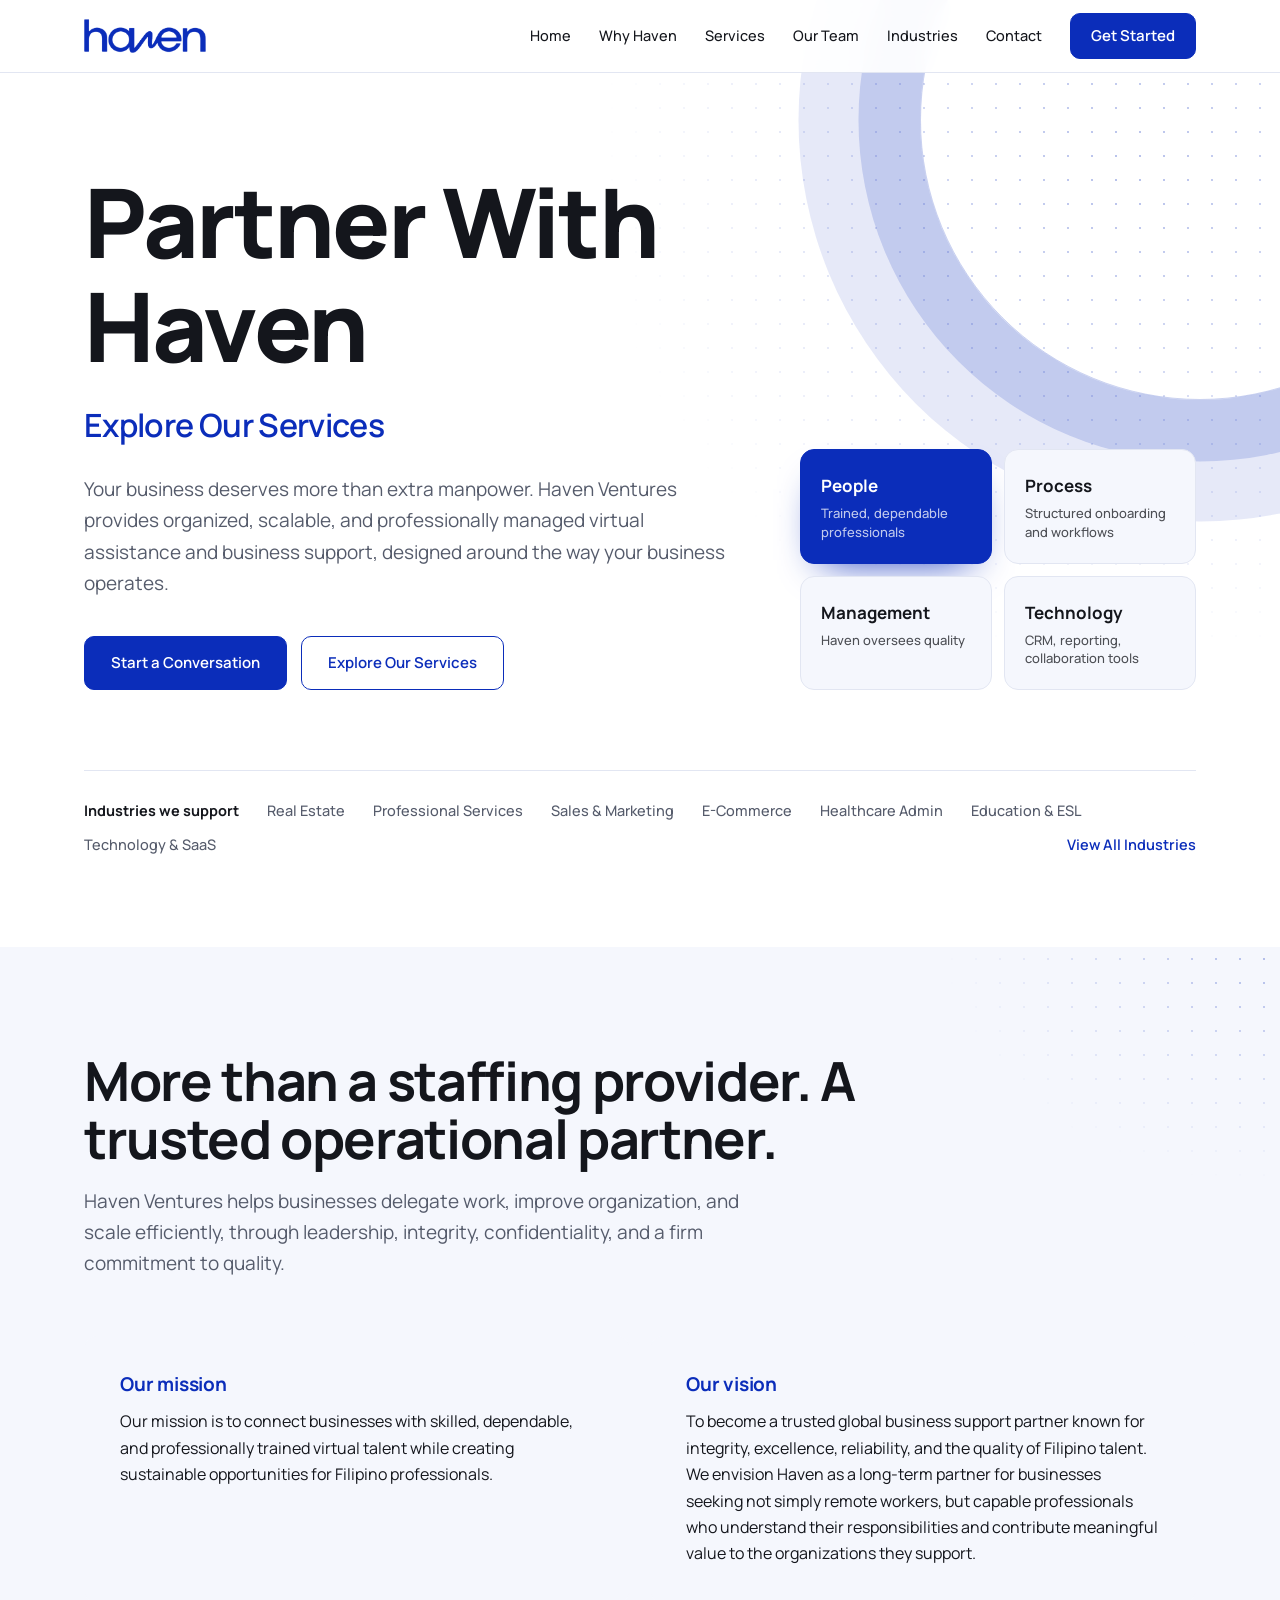
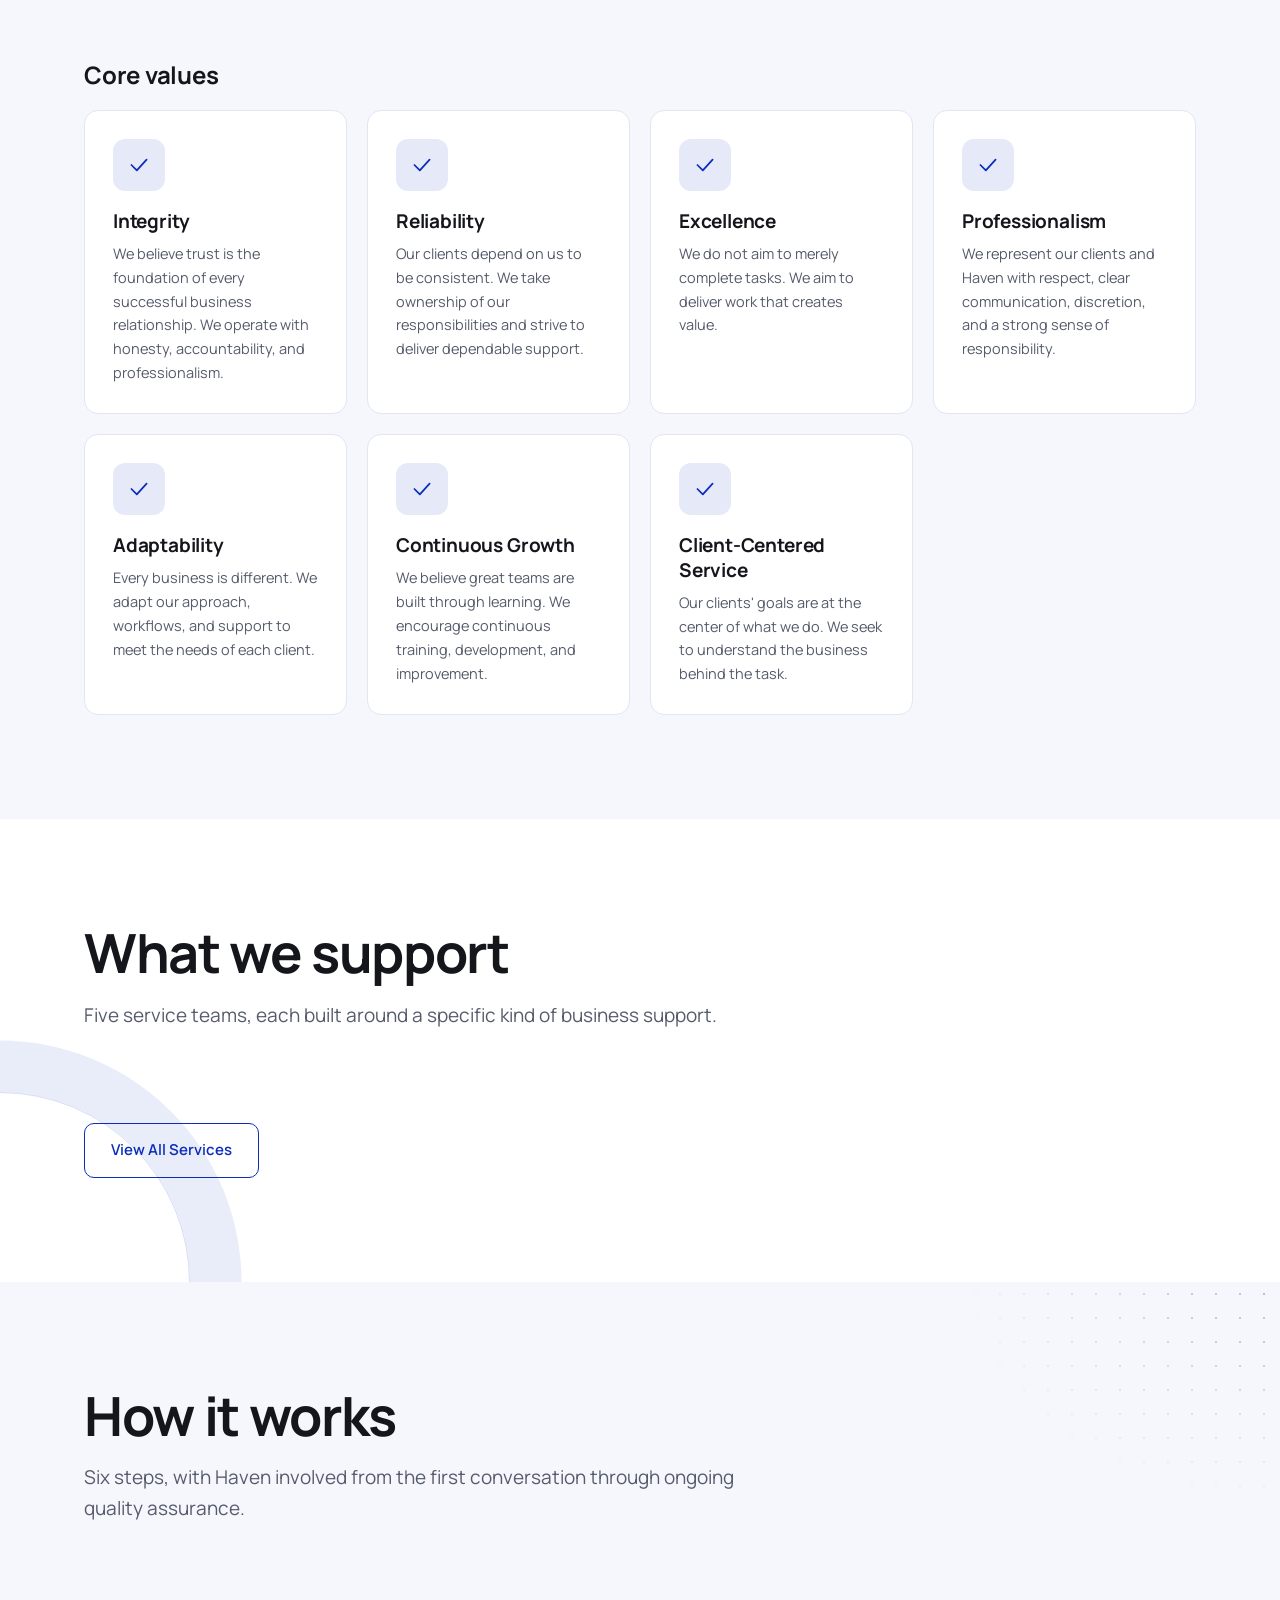
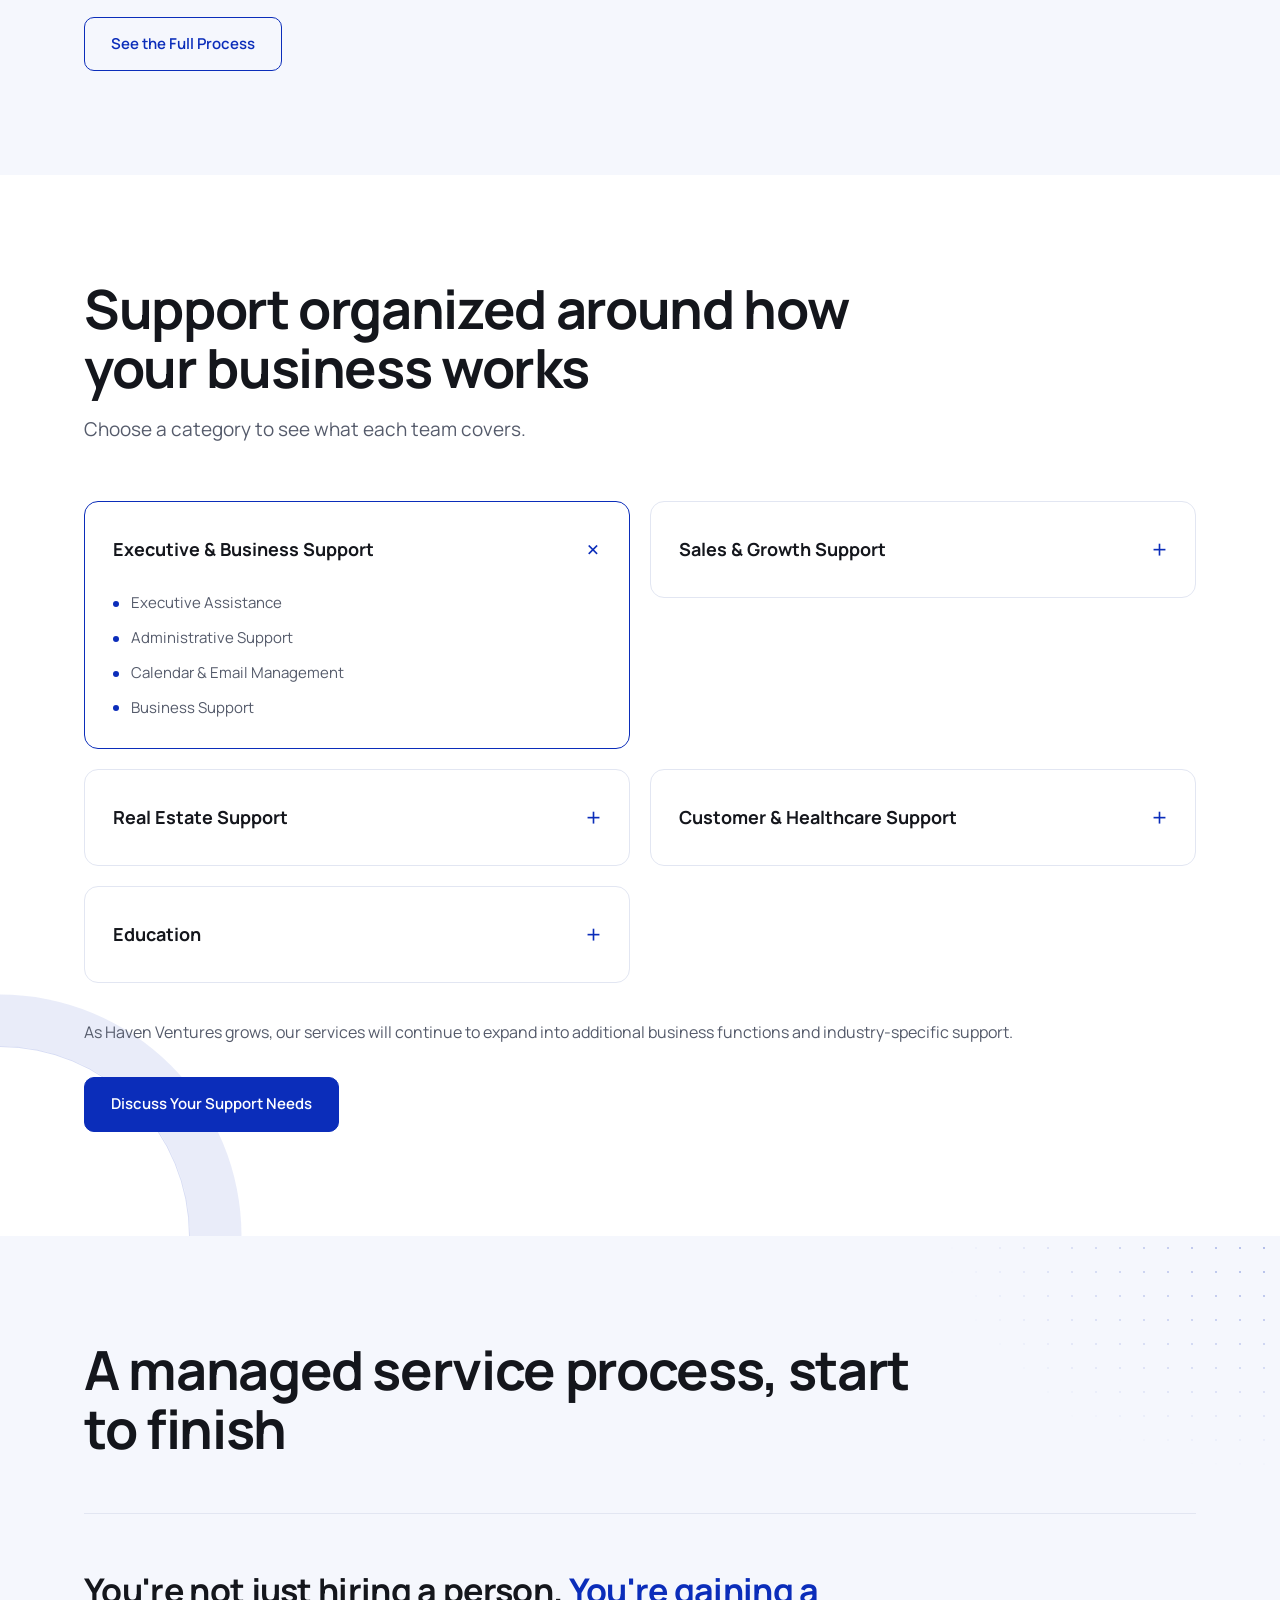
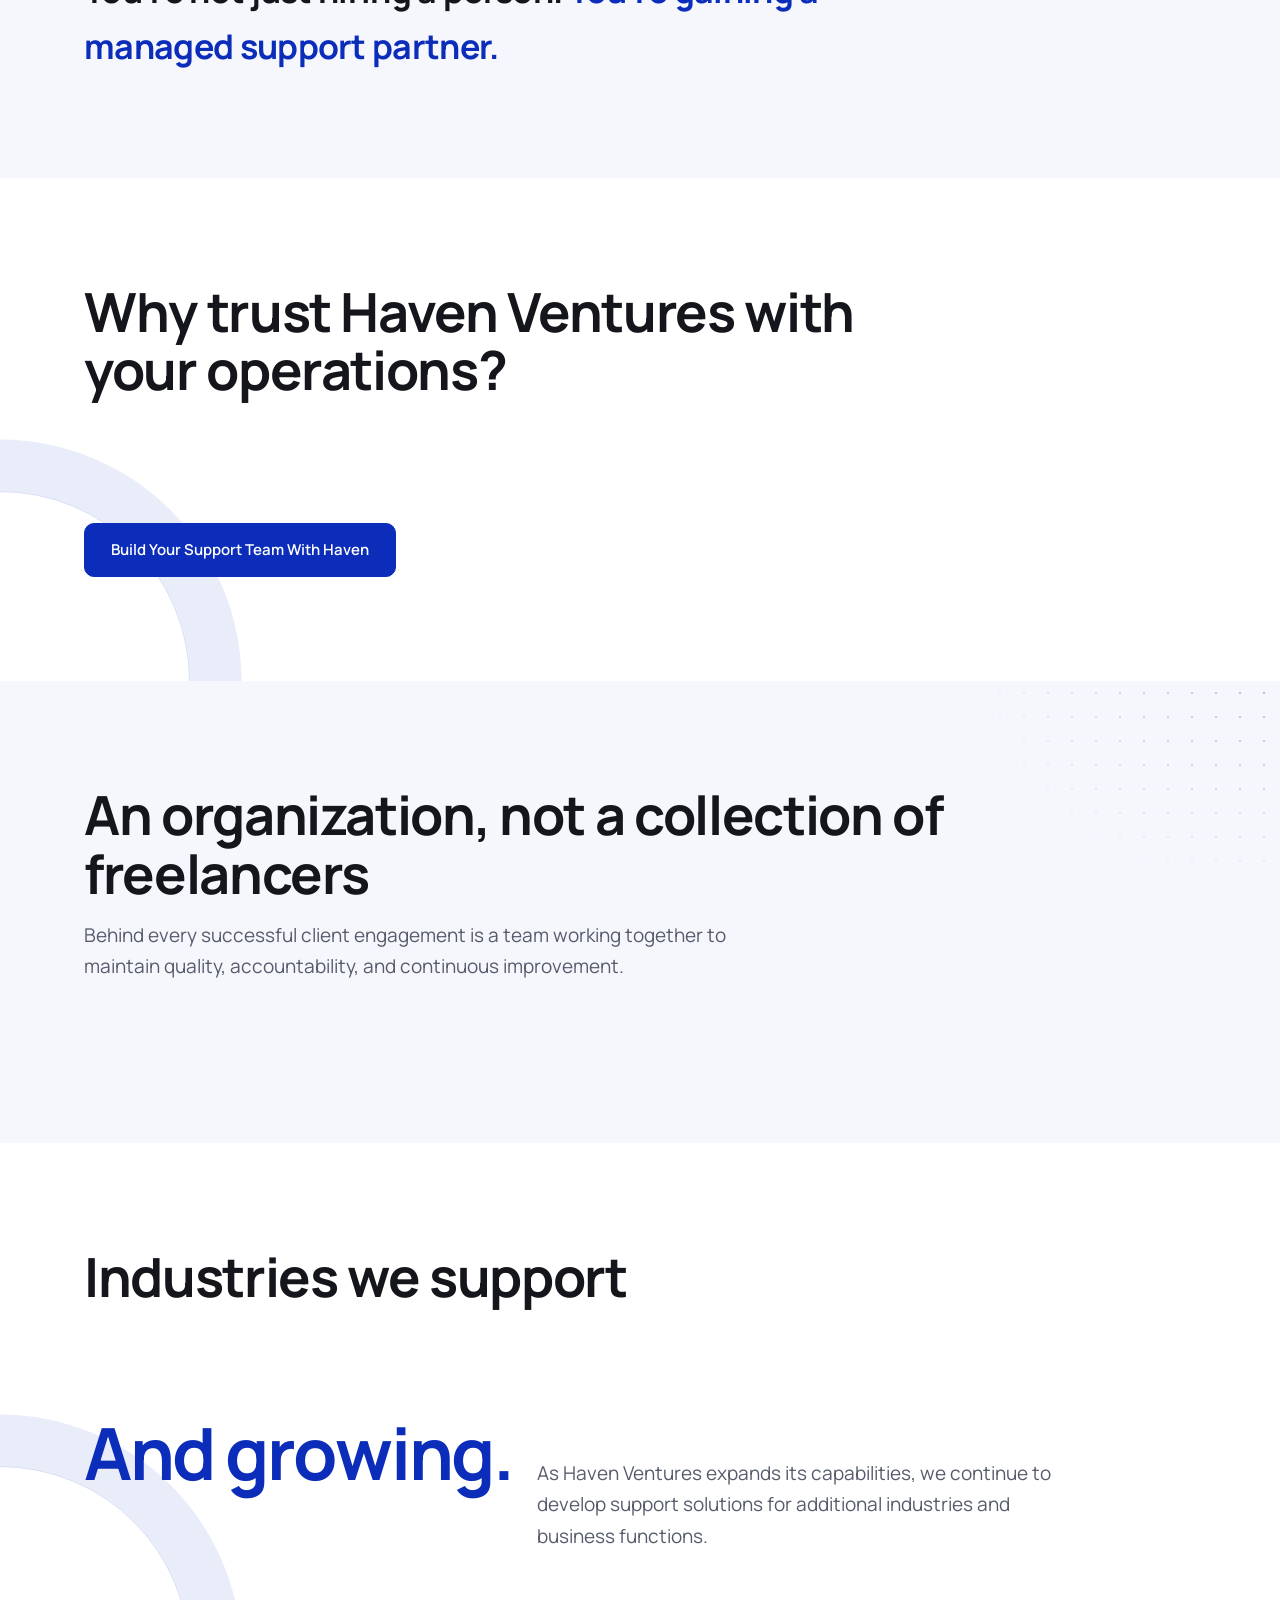
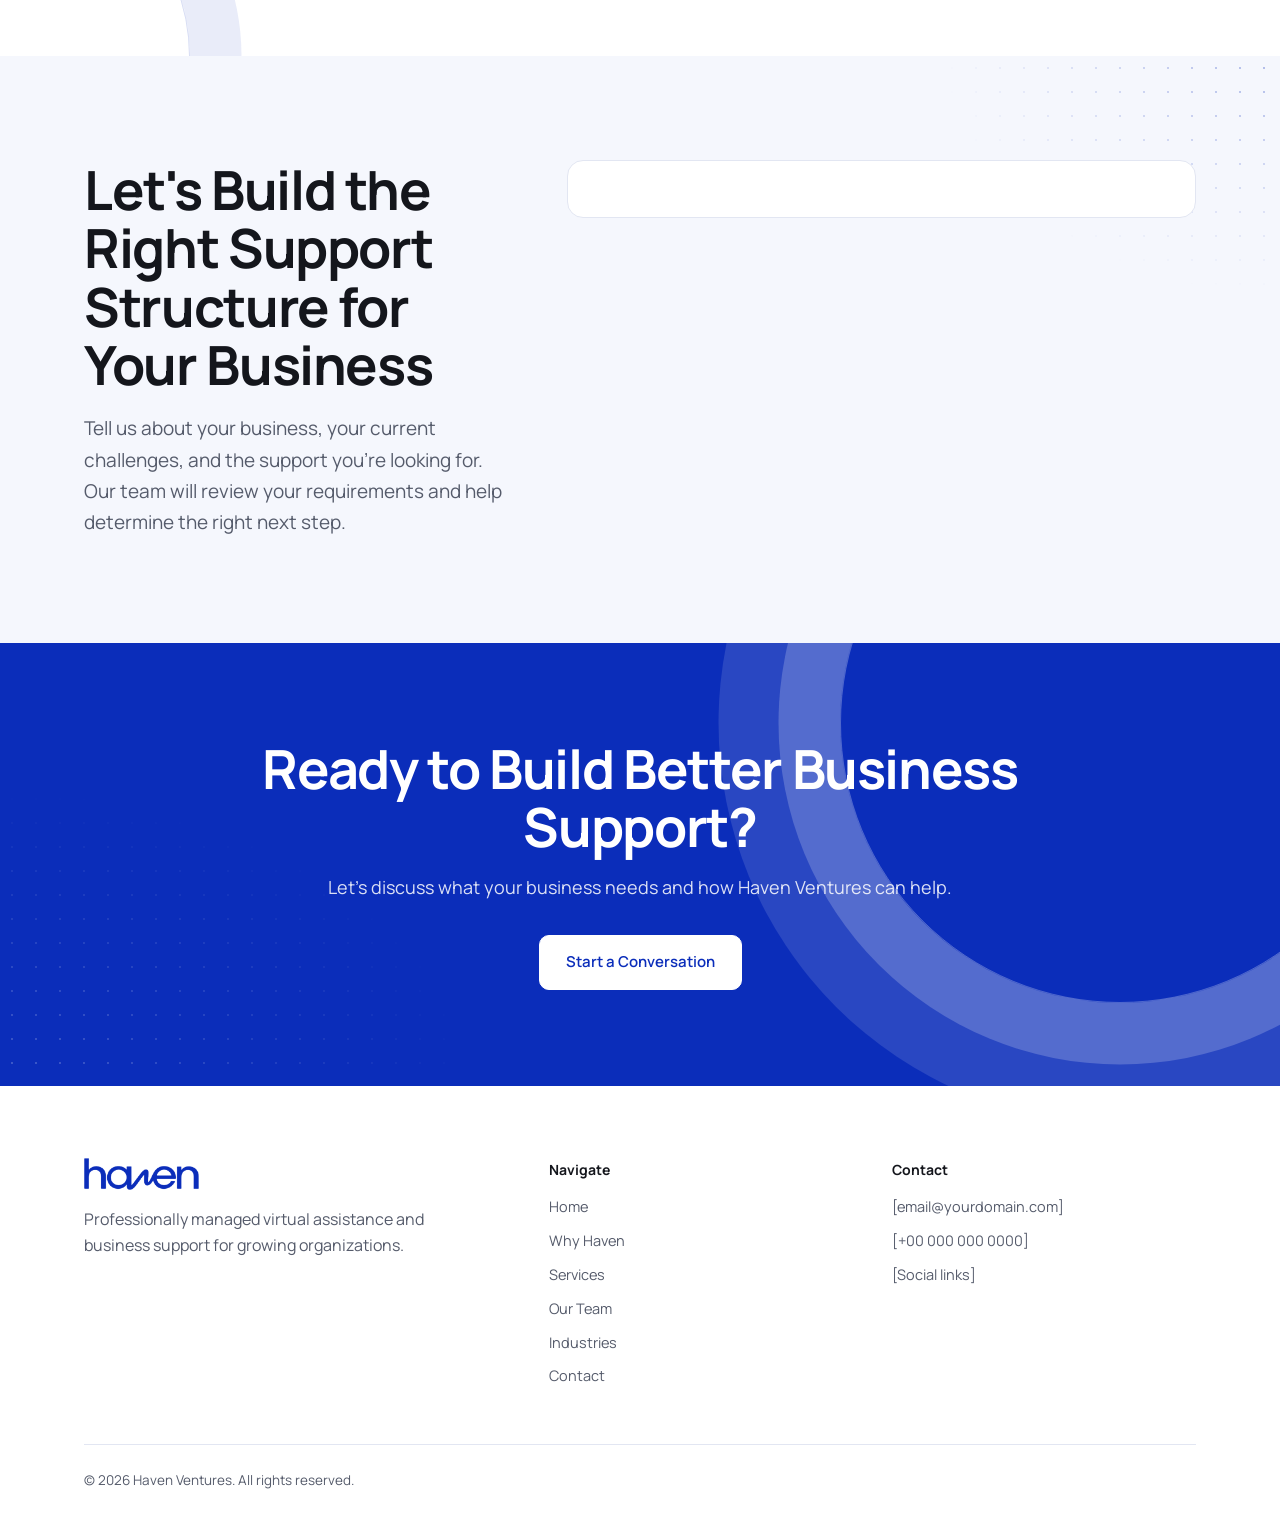
<file: index.html>
<!DOCTYPE html>
<html lang="en">
  <head>
    <meta charset="utf-8">
    <meta name="viewport" content="width=device-width, initial-scale=1, viewport-fit=cover">
    <title>Haven Ventures | Managed Virtual Assistance &amp; Business Support</title>
    <link href="https://fonts.googleapis.com/css2?family=Manrope:wght@400;500;600;700;800&display=swap" rel="stylesheet">
    <link rel="stylesheet" href="style.css">
  </head>
  <body>
    <nav>
      <div class="w">
        <a href="#home"><img alt="Haven Ventures" class="logo" src="images/logo.png"/></a>
        <button class="burger" aria-label="Menu" aria-expanded="false"><span></span><span></span><span></span></button>
        <div class="links">
          <a href="#home">Home</a>
          <a href="#why">Why Haven</a>
          <a href="#services">Services</a>
          <a href="#team">Our Team</a>
          <a href="#industries">Industries</a>
          <a href="#contact">Contact</a>
          <a class="btn" href="#contact">Get Started</a>
        </div>
      </div>
    </nav>
    <header class="hero" id="home" data-page="home">
      <div class="w">
        <div class="in">
          <div class="rv">
            <h1>Partner With Haven</h1>
            <div class="sub">Explore Our Services</div>
            <p class="lead">Your business deserves more than extra manpower. Haven Ventures provides organized, scalable, and professionally managed virtual assistance and business support, designed around the way your business operates.</p>
            <div class="cta">
              <a class="btn" href="#contact">Start a Conversation</a>
              <a class="btn o" href="#services">Explore Our Services</a>
            </div>
          </div>
          <div class="pillars rv" style="animation-delay:.15s">
            <div>People<small>Trained, dependable professionals</small></div>
            <div>Process<small>Structured onboarding and workflows</small></div>
            <div>Management<small>Haven oversees quality</small></div>
            <div>Technology<small>CRM, reporting, collaboration tools</small></div>
          </div>
        </div>
        <div class="strip">
          <span style="color:var(--tx);font-weight:700">Industries we support</span>
          <span>Real Estate</span>
          <span>Professional Services</span>
          <span>Sales &amp; Marketing</span>
          <span>E-Commerce</span>
          <span>Healthcare Admin</span>
          <span>Education &amp; ESL</span>
          <span>Technology &amp; SaaS</span>
          <a href="#industries">View All Industries</a>
        </div>
      </div>
    </header>
    <section id="about" class="alt" data-page="home">
      <div class="w">
        <div class="hd">
          <h2>More than a staffing provider. A trusted operational partner.</h2>
          <p class="lead">Haven Ventures helps businesses delegate work, improve organization, and scale efficiently, through leadership, integrity, confidentiality, and a firm commitment to quality.</p>
        </div>
        <div class="g mv">
          <div class="card">
            <h3>Our mission</h3>
            <p>Our mission is to connect businesses with skilled, dependable, and professionally trained virtual talent while creating sustainable opportunities for Filipino professionals.</p>
          </div>
          <div class="card">
            <h3>Our vision</h3>
            <p>To become a trusted global business support partner known for integrity, excellence, reliability, and the quality of Filipino talent. We envision Haven as a long-term partner for businesses seeking not simply remote workers, but capable professionals who understand their responsibilities and contribute meaningful value to the organizations they support.</p>
          </div>
        </div>
        <h3 style="margin-bottom:20px;font-size:24px">Core values</h3>
        <div class="g g4 val" id="values"></div>
      </div>
    </section>
    <section id="sp" data-page="home">
      <div class="w">
        <div class="hd">
          <h2>What we support</h2>
          <p class="lead">Five service teams, each built around a specific kind of business support.</p>
        </div>
        <div class="g g3" id="spg"></div>
        <div style="margin-top:36px">
          <a class="btn o" href="#services">View All Services</a>
        </div>
      </div>
    </section>
    <section id="hp" class="alt" data-page="home">
      <div class="w">
        <div class="hd">
          <h2>How it works</h2>
          <p class="lead">Six steps, with Haven involved from the first conversation through ongoing quality assurance.</p>
        </div>
        <div class="g g3" id="hpg"></div>
        <div style="margin-top:36px">
          <a class="btn o" href="#services">See the Full Process</a>
        </div>
      </div>
    </section>
    <section id="services" data-page="services">
      <div class="w">
        <div class="hd">
          <h2>Support organized around how your business works</h2>
          <p class="lead">Choose a category to see what each team covers.</p>
        </div>
        <div class="g g2" id="svc" style="align-items:start"></div>
        <p class="note">As Haven Ventures grows, our services will continue to expand into additional business functions and industry-specific support.</p>
        <a class="btn" href="#contact">Discuss Your Support Needs</a>
      </div>
    </section>
    <section id="how" class="alt" data-page="services">
      <div class="w">
        <div class="hd">
          <h2>A managed service process, start to finish</h2>
        </div>
        <div class="steps" id="steps"></div>
        <p class="stm">You're not just hiring a person. <span>You're gaining a managed support partner.</span></p>
      </div>
    </section>
    <section id="why" data-page="why">
      <div class="w">
        <div class="hd">
          <h2>Why trust Haven Ventures with your operations?</h2>
        </div>
        <div class="g g3" id="whyc"></div>
        <div class="g g4" id="whyb" style="margin-top:20px"></div>
        <div style="margin-top:48px">
          <a class="btn" href="#contact">Build Your Support Team With Haven</a>
        </div>
      </div>
    </section>
    <section id="team" class="alt" data-page="team">
      <div class="w">
        <div class="hd">
          <h2>An organization, not a collection of freelancers</h2>
          <p class="lead">Behind every successful client engagement is a team working together to maintain quality, accountability, and continuous improvement.</p>
        </div>
        <div class="g g3" id="tm"></div>
      </div>
    </section>
    <section id="industries" data-page="industries">
      <div class="w">
        <div class="hd">
          <h2>Industries we support</h2>
        </div>
        <div class="g g4" id="ind"></div>
        <div class="grow">
          <strong>And growing.</strong>
          <p class="lead" style="max-width:28em">As Haven Ventures expands its capabilities, we continue to develop support solutions for additional industries and business functions.</p>
        </div>
      </div>
    </section>
    <section id="contact" class="alt" data-page="contact">
      <div class="w">
        <div class="fw">
          <div>
            <h2>Let's Build the Right Support Structure for Your Business</h2>
            <p class="lead" style="margin-top:20px">Tell us about your business, your current challenges, and the support you're looking for. Our team will review your requirements and help determine the right next step.</p>
          </div> 
          <div class="hubspot-form-container">
            <script src="https://js-na2.hsforms.net/forms/embed/247762551.js" defer></script>
            <div
              class="hs-form-frame"
              data-region="na2"
              data-form-id="d8dcac83-0715-4298-a0b1-973ff352289e"
              data-portal-id="247762551">
            </div>
          </div>
          </div>
        </div>
      </div>
    </section>
    <section class="fin" data-page="*">
      <div class="w">
        <h2>Ready to Build Better Business Support?</h2>
        <p>Let's discuss what your business needs and how Haven Ventures can help.</p>
        <a class="btn" href="#contact">Start a Conversation</a>
      </div>
    </section>
    <footer>
      <div class="w">
        <div class="fg">
          <div>
            <img class="logo" src="images/logo.png" alt="Haven Ventures">
            <p class="mu" style="max-width:24em">Professionally managed virtual assistance and business support for growing organizations.</p>
          </div>
          <div>
            <h4>Navigate</h4>
            <ul>
              <li><a href="#home">Home</a></li>
              <li><a href="#why">Why Haven</a></li>
              <li><a href="#services">Services</a></li>
              <li><a href="#team">Our Team</a></li>
              <li><a href="#industries">Industries</a></li>
              <li><a href="#contact">Contact</a></li>
            </ul>
          </div>
          <div>
            <h4>Contact</h4>
            <ul>
              <li>[email@yourdomain.com]</li>
              <li>[+00 000 000 0000]</li>
              <li>[Social links]</li>
            </ul>
          </div>
        </div>
        <div class="cp">© 2026 Haven Ventures. All rights reserved.</div>
      </div>
    </footer>
    <script src="script.js"></script>
  </body>
</html>
</file>
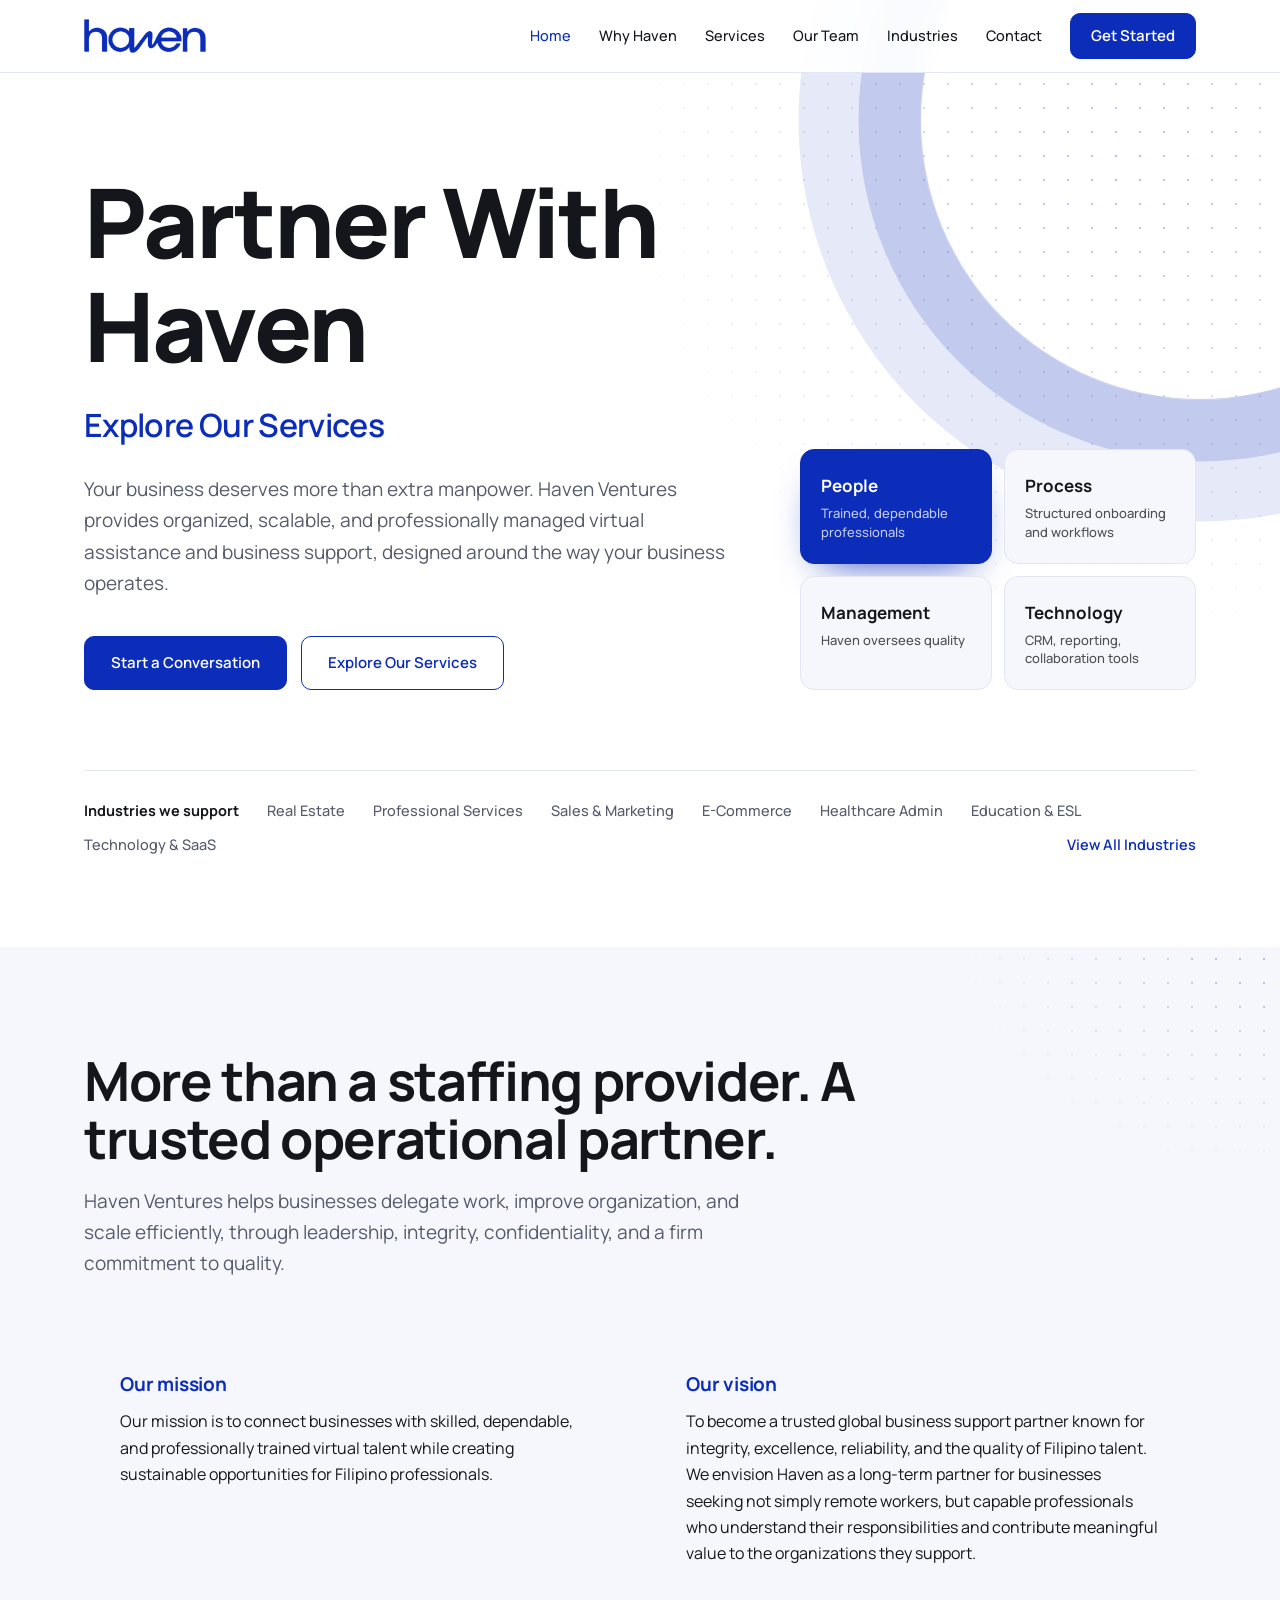
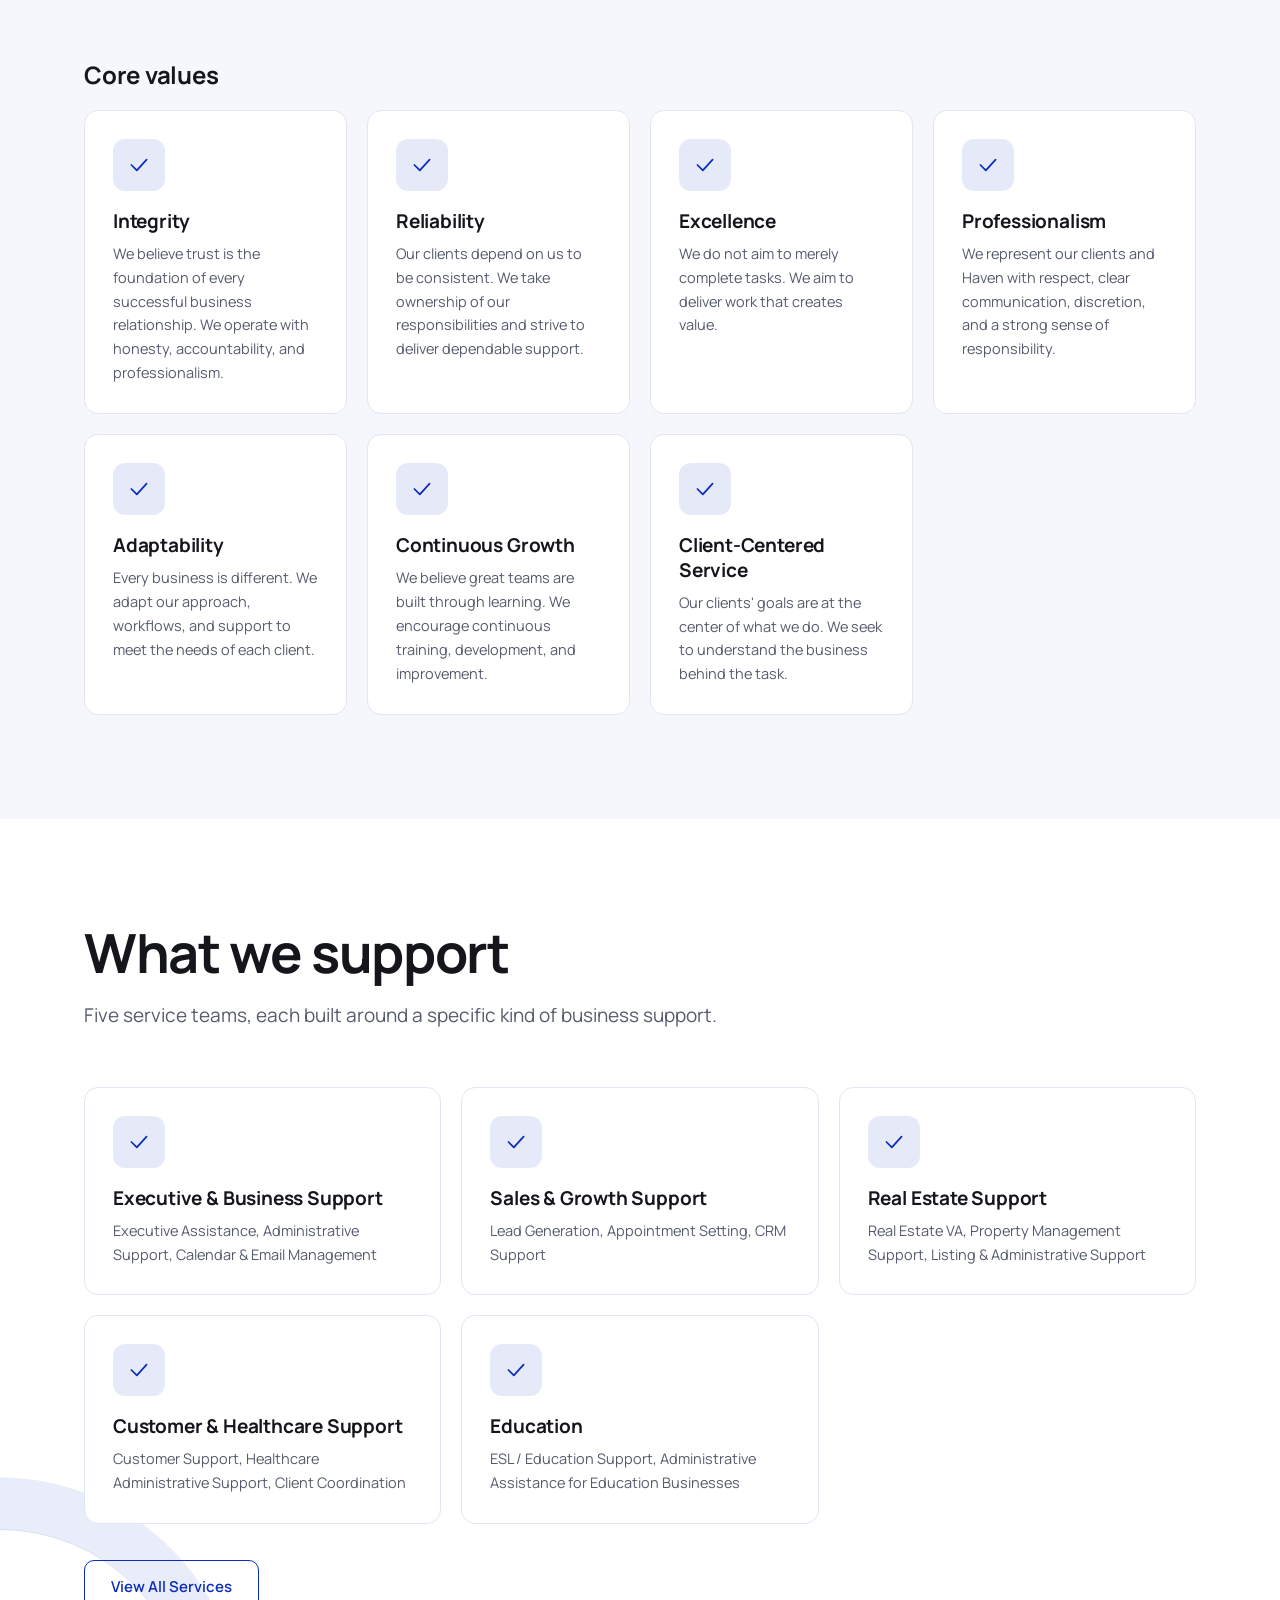
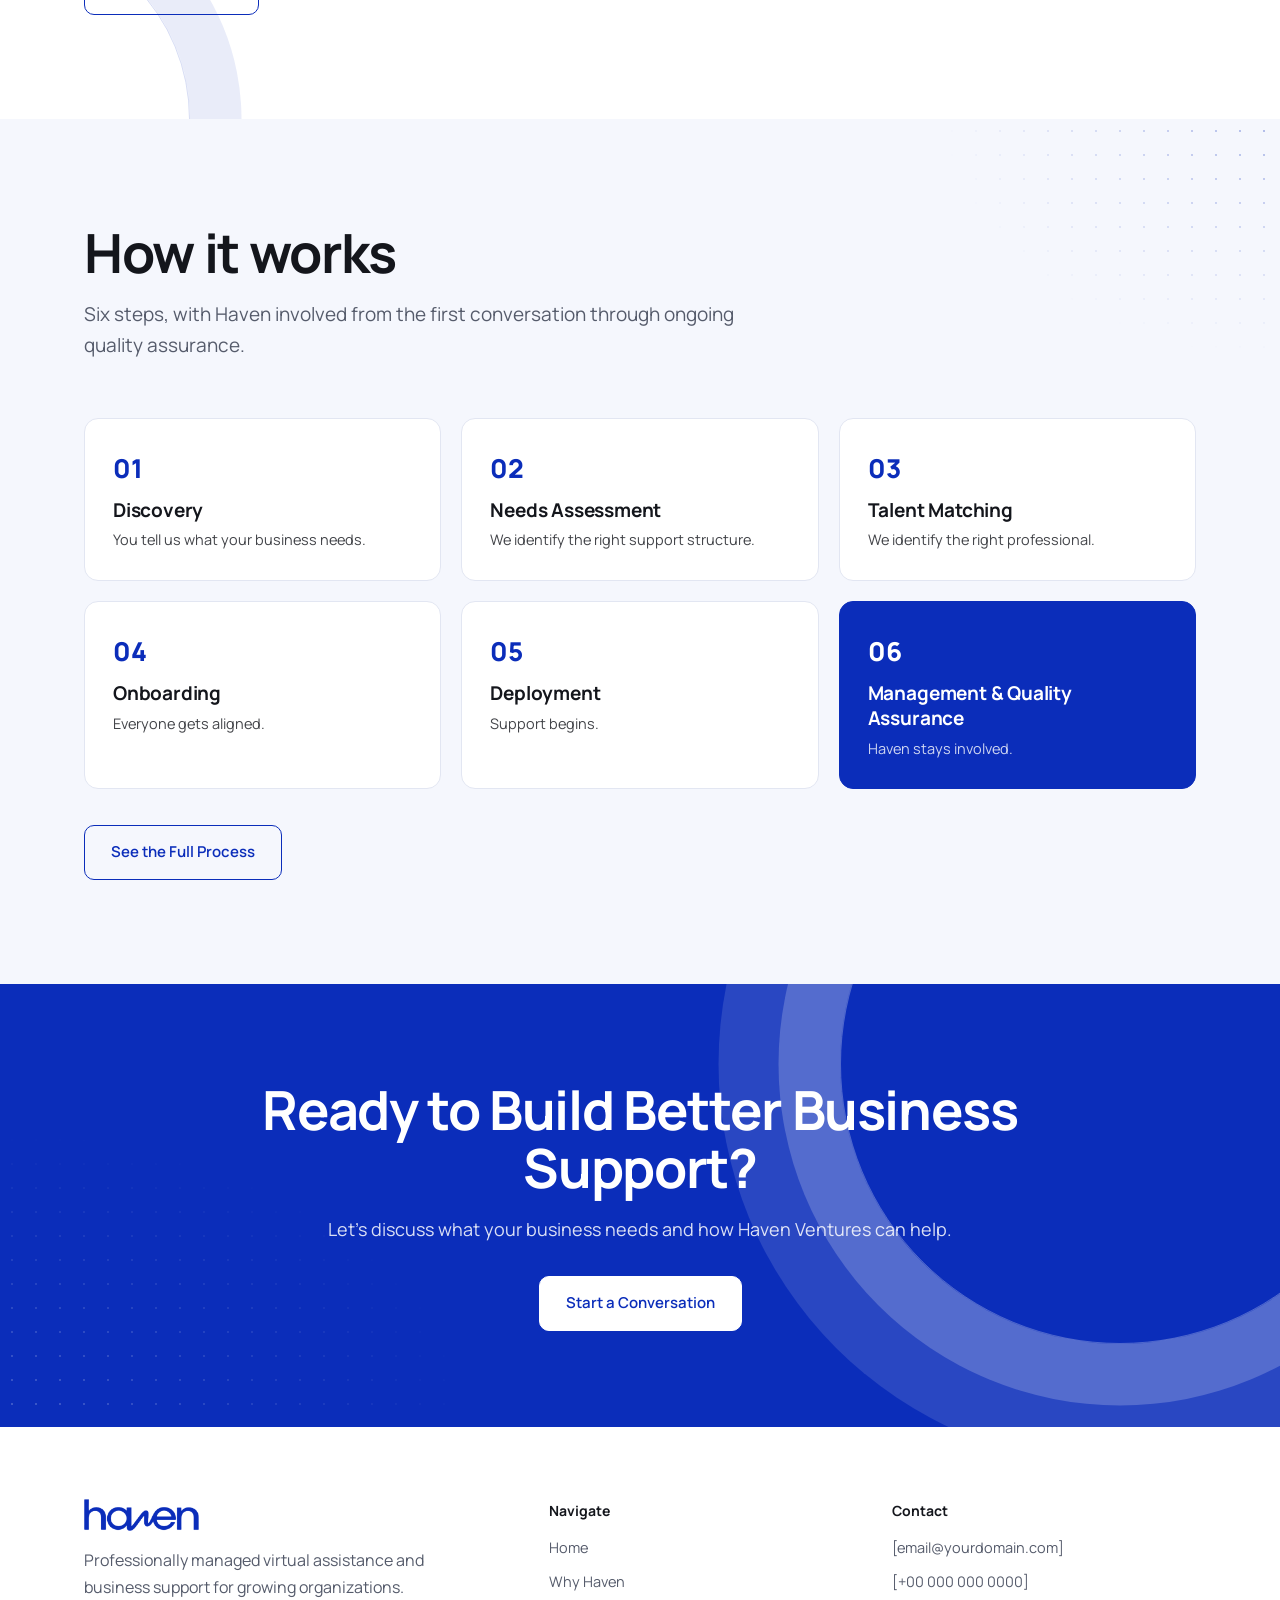
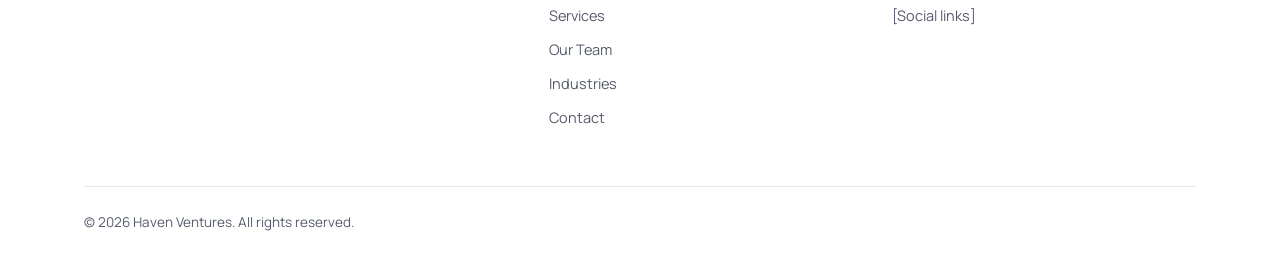
<file: Haven Ventures.html>
<!DOCTYPE html>
<html lang="en"><head><meta charset="utf-8">
<meta name="viewport" content="width=device-width, initial-scale=1, viewport-fit=cover">
<title>Haven Ventures | Managed Virtual Assistance & Business Support</title>
<link href="https://fonts.googleapis.com/css2?family=Manrope:wght@400;500;600;700;800&display=swap" rel="stylesheet">
<style>
:root{--bg:#fff;--alt:#F5F7FD;--tx:#14161c;--mu:#555b6b;--bl:#0B2DBA;--bd:#E2E6F2;--on:#fff;box-sizing:border-box;padding-top:env(safe-area-inset-top,0px);padding-bottom:env(safe-area-inset-bottom,0px)}
@media(prefers-color-scheme:dark){:root:not([data-theme="light"]){--bg:#0d0f15;--alt:#13161f;--tx:#f2f4fa;--mu:#a2a9bc;--bl:#5C7BFF;--bd:#242a3a;--on:#0d0f15}}
:root[data-theme="dark"]{--bg:#0d0f15;--alt:#13161f;--tx:#f2f4fa;--mu:#a2a9bc;--bl:#5C7BFF;--bd:#242a3a;--on:#0d0f15}
*,*:before,*:after{box-sizing:inherit}
html{scroll-behavior:smooth;scroll-padding-top:calc(76px + env(safe-area-inset-top,0px))}
body{margin:0;background:var(--bg);color:var(--tx);font:400 16px/1.65 Manrope,system-ui,Arial,sans-serif}
a{color:inherit;text-decoration:none}
.w{max-width:1160px;margin:0 auto;padding:0 24px}
section{padding:104px 0}.alt{background:var(--alt)}
h1,h2,h3{margin:0;line-height:1.08;letter-spacing:-.025em}
h1{font-size:clamp(46px,8vw,96px);font-weight:800}
h2{font-size:clamp(32px,4.6vw,54px);font-weight:700;max-width:16em}
h3{font-size:19px;font-weight:700;letter-spacing:-.01em;line-height:1.3}
p{margin:0}.mu{color:var(--mu)}.lead{font-size:19px;color:var(--mu);max-width:36em}
.hd{display:grid;gap:18px;margin-bottom:56px}
.btn{display:inline-flex;align-items:center;gap:8px;padding:14px 26px;border-radius:10px;font-weight:600;font-size:15px;border:1.5px solid var(--bl);background:var(--bl);color:var(--on);cursor:pointer;font-family:inherit;transition:transform .2s,background .2s,color .2s}
.btn:hover{transform:translateY(-2px)}.btn.o{background:transparent;color:var(--bl)}.btn.o:hover{background:var(--bl);color:var(--on)}
:focus-visible{outline:2px solid var(--bl);outline-offset:3px}
.card{border:1px solid var(--bd);border-radius:14px;padding:28px;background:var(--bg);transition:border-color .2s}
.card:hover{border-color:var(--bl)}
.g{display:grid;gap:20px}.g3{grid-template-columns:repeat(3,1fr)}.g2{grid-template-columns:repeat(2,1fr)}.g4{grid-template-columns:repeat(4,1fr)}
svg.i{width:28px;height:28px;stroke:var(--bl);fill:none;stroke-width:1.6;stroke-linecap:round;stroke-linejoin:round;margin-bottom:18px;display:block}
/* nav */
nav{position:fixed;top:0;left:0;right:0;z-index:20;background:color-mix(in srgb,var(--bg) 92%,transparent);backdrop-filter:blur(10px);border-bottom:1px solid var(--bd);padding-top:env(safe-area-inset-top,0px)}
nav .w{display:flex;align-items:center;justify-content:space-between;height:72px}
.logo{height:34px;display:block}
@media(prefers-color-scheme:dark){:root:not([data-theme="light"]) .logo{filter:brightness(1.8) saturate(.8)}}
.links{display:flex;gap:28px;align-items:center;font-size:14.5px;font-weight:500}
.links a:not(.btn):hover{color:var(--bl)}.links .btn{padding:10px 20px}
.burger{display:none;background:none;border:0;width:44px;height:44px;cursor:pointer;color:var(--tx)}
.burger span{display:block;width:22px;height:2px;background:currentColor;margin:5px auto}
/* hero */
.hero{padding:170px 0 90px}
.hero .in{display:grid;grid-template-columns:1.25fr .75fr;gap:56px;align-items:end}
.hero .sub{font-size:clamp(22px,3vw,32px);font-weight:600;color:var(--bl);margin:22px 0 22px;letter-spacing:-.02em}
.cta{display:flex;gap:14px;flex-wrap:wrap;margin-top:36px}
.pillars{display:grid;grid-template-columns:1fr 1fr;gap:12px}
.pillars div{border:1px solid var(--bd);border-radius:14px;padding:22px 20px;font-weight:700;font-size:17px;background:var(--alt)}
.pillars div:first-child{background:var(--bl);color:var(--on);border-color:var(--bl)}
.pillars small{display:block;font-weight:500;font-size:13px;opacity:.75;margin-top:4px;line-height:1.4}
.strip{margin-top:80px;border-top:1px solid var(--bd);padding-top:28px;display:flex;gap:10px 28px;flex-wrap:wrap;align-items:center;color:var(--mu);font-size:14.5px;font-weight:500}
.strip a{color:var(--bl);font-weight:600;margin-left:auto}
/* about */
.mv{grid-template-columns:1fr 1fr;margin-bottom:56px}
.mv .card{background:var(--alt);border:0;padding:36px}.mv h3{color:var(--bl);margin-bottom:12px}
.val .n{color:var(--bl);font-weight:700;font-size:14px;margin-bottom:14px;display:block}
.val p{font-size:14.5px;color:var(--mu);margin-top:8px}
.quote{margin-top:48px;font-size:clamp(20px,2.6vw,28px);font-weight:600;letter-spacing:-.015em;max-width:30em}
/* services */
details{border:1px solid var(--bd);border-radius:14px;background:var(--bg);padding:6px 28px}
details[open]{border-color:var(--bl)}
summary{list-style:none;cursor:pointer;padding:20px 0;display:flex;align-items:center;justify-content:space-between;font-weight:700;font-size:18px}
summary::-webkit-details-marker{display:none}
summary:after{content:"+";color:var(--bl);font-size:26px;font-weight:400;transition:transform .25s}
details[open] summary:after{transform:rotate(45deg)}
details ul{margin:0 0 22px;padding:0;list-style:none;display:grid;gap:10px;color:var(--mu);font-size:15px}
details li:before{content:"";display:inline-block;width:6px;height:6px;border-radius:50%;background:var(--bl);margin-right:12px;vertical-align:middle}
.note{margin:36px 0 32px;color:var(--mu)}
/* steps */
.steps{display:grid;gap:0;border-top:1px solid var(--bd)}
.st{display:grid;grid-template-columns:90px 1fr 1.3fr;gap:24px;padding:30px 0;border-bottom:1px solid var(--bd);align-items:baseline}
.st .no{font-size:34px;font-weight:800;color:var(--bl);letter-spacing:-.03em}
.st p{color:var(--mu)}
.st.last{background:var(--bl);color:var(--on);border-radius:16px;padding:36px 28px;margin-top:20px;border:0}
.st.last .no,.st.last p{color:inherit}.st.last p{opacity:.85}
.stm{margin-top:48px;font-size:clamp(22px,3vw,34px);font-weight:700;letter-spacing:-.02em;max-width:22em}
.stm span{color:var(--bl)}
/* team */
.dept h3{color:var(--bl);margin-bottom:18px;font-size:17px}
.p{display:flex;gap:14px;align-items:center;padding:12px 0;border-top:1px solid var(--bd)}
.av{flex:none;width:44px;height:44px;border-radius:50%;border:1.5px dashed var(--bl);display:grid;place-items:center;font-size:13px;font-weight:700;color:var(--bl)}
.p b{display:block;font-size:15px;line-height:1.3}.p small{color:var(--mu);font-size:13px}
/* industries */
.ind p{color:var(--mu);font-size:14.5px;margin-top:10px}
.grow{margin-top:56px;display:flex;gap:24px;align-items:baseline;flex-wrap:wrap}
.grow strong{font-size:clamp(40px,6vw,72px);color:var(--bl);letter-spacing:-.03em;line-height:1}
/* form */
.fw{display:grid;grid-template-columns:.8fr 1.2fr;gap:64px;align-items:start}
form{border:1px solid var(--bd);border-radius:16px;padding:36px;background:var(--bg);display:grid;gap:18px}
fieldset{border:0;padding:0;margin:0;display:grid;gap:14px;grid-template-columns:1fr 1fr}
legend{font-weight:700;color:var(--bl);font-size:14px;padding:0;margin-bottom:12px}
.f{display:grid;gap:6px;font-size:14px;font-weight:600}.f.full{grid-column:1/-1}
input,select,textarea{font:inherit;font-weight:400;color:var(--tx);background:var(--bg);border:1px solid var(--bd);border-radius:10px;padding:12px 14px;width:100%}
input:focus,select:focus,textarea:focus{outline:2px solid var(--bl);border-color:var(--bl)}
textarea{min-height:110px;resize:vertical}
.chk{display:flex;flex-wrap:wrap;gap:8px}
.chk label{border:1px solid var(--bd);border-radius:999px;padding:8px 14px;font-size:13.5px;font-weight:500;cursor:pointer;transition:all .2s}
.chk label:has(input:checked){background:var(--bl);color:var(--on);border-color:var(--bl)}
.chk input{position:absolute;opacity:0;width:0;height:0}
.chk label:has(input:focus-visible){outline:2px solid var(--bl);outline-offset:2px}
.flow{display:none;border:1px solid var(--bl);border-radius:16px;padding:36px}
.flow.on{display:block}
.fl{display:flex;flex-wrap:wrap;gap:8px;margin-top:22px;align-items:center;font-weight:600;font-size:14px}
.fl span{border:1px solid var(--bd);border-radius:999px;padding:8px 14px}.fl span:first-child{background:var(--bl);color:var(--on);border-color:var(--bl)}
.fl i{color:var(--bl);font-style:normal}
/* final + footer */
.fin{background:var(--bl);color:var(--on);text-align:center;padding:96px 0}
.fin h2{margin:0 auto 18px}.fin p{opacity:.85;margin-bottom:32px;font-size:18px}
.fin .btn{background:var(--on);color:var(--bl);border-color:var(--on)}
footer{padding:72px 0 36px}
.fg{display:grid;grid-template-columns:1.4fr 1fr 1fr;gap:40px;margin-bottom:56px}
footer .logo{height:32px;margin-bottom:16px}
footer ul{list-style:none;margin:0;padding:0;display:grid;gap:10px;font-size:14.5px;color:var(--mu)}
footer h4{margin:0 0 14px;font-size:14px}footer a:hover{color:var(--bl)}
.cp{border-top:1px solid var(--bd);padding-top:24px;color:var(--mu);font-size:13.5px}
.links a.act:not(.btn){color:var(--bl)}
/* decor */
section,.hero{position:relative;overflow:hidden}
section>.w,.hero>.w{position:relative;z-index:1}
.hero:before,.alt:before,.fin:before{content:"";position:absolute;pointer-events:none;background-image:radial-gradient(color-mix(in srgb,var(--bl) 30%,transparent) 1.2px,transparent 1.4px);background-size:24px 24px}
.hero:before{inset:0;-webkit-mask-image:radial-gradient(ellipse 55% 70% at 88% 18%,#000,transparent 75%);mask-image:radial-gradient(ellipse 55% 70% at 88% 18%,#000,transparent 75%)}
.hero:after,.fin:after{content:"";position:absolute;pointer-events:none;border-radius:50%;width:560px;height:560px;right:-200px;top:-160px;border:1.5px solid color-mix(in srgb,var(--bl) 22%,transparent);box-shadow:0 0 0 60px transparent,0 0 0 61.5px color-mix(in srgb,var(--bl) 16%,transparent),0 0 0 120px transparent,0 0 0 121.5px color-mix(in srgb,var(--bl) 10%,transparent)}
.alt:before{right:0;top:0;width:340px;height:240px;-webkit-mask-image:radial-gradient(ellipse at 100% 0,#000,transparent 70%);mask-image:radial-gradient(ellipse at 100% 0,#000,transparent 70%)}
section:not(.alt):not(.fin):after{content:"";position:absolute;pointer-events:none;border-radius:50%;width:380px;height:380px;left:-190px;bottom:-190px;border:1.5px solid color-mix(in srgb,var(--bl) 16%,transparent);box-shadow:0 0 0 50px transparent,0 0 0 51.5px color-mix(in srgb,var(--bl) 9%,transparent)}
.fin:before{inset:0;background-image:radial-gradient(rgba(255,255,255,.22) 1.2px,transparent 1.4px);-webkit-mask-image:radial-gradient(ellipse 50% 90% at 0 100%,#000,transparent 75%);mask-image:radial-gradient(ellipse 50% 90% at 0 100%,#000,transparent 75%)}
.fin:after{border-color:rgba(255,255,255,.28);right:-120px;top:-200px;box-shadow:0 0 0 60px transparent,0 0 0 61.5px rgba(255,255,255,.2),0 0 0 120px transparent,0 0 0 121.5px rgba(255,255,255,.12)}
svg.i{width:52px;height:52px;padding:13px;border-radius:12px;background:color-mix(in srgb,var(--bl) 10%,transparent)}
.card{transition:border-color .2s,transform .2s}.card:hover{transform:translateY(-3px)}
.pillars div:first-child{box-shadow:0 18px 40px -22px var(--bl)}
@media(max-width:600px){.hero:after,.fin:after{width:360px;height:360px;right:-190px}}
.rv{animation:rv .8s ease both}@keyframes rv{from{opacity:0;transform:translateY(14px)}}
@media(prefers-reduced-motion:reduce){*{animation:none!important;transition:none!important;scroll-behavior:auto!important}}
@media(max-width:900px){
section{padding:72px 0}.g3,.g4,.mv,.fw,.hero .in,.fg{grid-template-columns:1fr 1fr}
.hero .in,.fw,.mv{grid-template-columns:1fr}.fw{gap:36px}
.st{grid-template-columns:60px 1fr;gap:6px 16px}.st p:last-child{grid-column:2}
.burger{display:block}
.links{position:fixed;top:calc(72px + env(safe-area-inset-top,0px));left:0;right:0;background:var(--bg);flex-direction:column;align-items:stretch;gap:0;padding:12px 24px 24px;border-bottom:1px solid var(--bd);display:none}
.links.open{display:flex}.links a{padding:14px 0;border-bottom:1px solid var(--bd)}.links .btn{margin-top:16px;justify-content:center}
.strip a{margin-left:0}}
@media(max-width:600px){.g3,.g4,.g2,.fg,fieldset{grid-template-columns:1fr}form{padding:22px}.hero{padding-top:128px}}
</style></head><body>
<nav><div class="w"><a href="#home"><img class="logo" src="[data-uri]" alt="Haven Ventures"></a>
<button class="burger" aria-label="Menu" aria-expanded="false"><span></span><span></span><span></span></button>
<div class="links"><a href="#home">Home</a><a href="#why">Why Haven</a><a href="#services">Services</a><a href="#team">Our Team</a><a href="#industries">Industries</a><a href="#contact">Contact</a><a class="btn" href="#contact">Get Started</a></div></div></nav>

<header class="hero" id="home" data-pg="home"><div class="w"><div class="in">
<div class="rv"><h1>Partner With Haven</h1><div class="sub">Explore Our Services</div>
<p class="lead">Your business deserves more than extra manpower. Haven Ventures provides organized, scalable, and professionally managed virtual assistance and business support, designed around the way your business operates.</p>
<div class="cta"><a class="btn" href="#contact">Start a Conversation</a><a class="btn o" href="#services">Explore Our Services</a></div></div>
<div class="pillars rv" style="animation-delay:.15s"><div>People<small>Trained, dependable professionals</small></div><div>Process<small>Structured onboarding and workflows</small></div><div>Management<small>Haven oversees quality</small></div><div>Technology<small>CRM, reporting, collaboration tools</small></div></div></div>
<div class="strip"><span style="color:var(--tx);font-weight:700">Industries we support</span><span>Real Estate</span><span>Professional Services</span><span>Sales & Marketing</span><span>E-Commerce</span><span>Healthcare Admin</span><span>Education & ESL</span><span>Technology & SaaS</span><a href="#industries">View All Industries</a></div>
</div></header>

<section id="about" class="alt" data-pg="home"><div class="w">
<div class="hd"><h2>More than a staffing provider. A trusted operational partner.</h2><p class="lead">Haven Ventures helps businesses delegate work, improve organization, and scale efficiently, through leadership, integrity, confidentiality, and a firm commitment to quality.</p></div>
<div class="g mv"><div class="card"><h3>Our mission</h3><p>Our mission is to connect businesses with skilled, dependable, and professionally trained virtual talent while creating sustainable opportunities for Filipino professionals.</p></div>
<div class="card"><h3>Our vision</h3><p>To become a trusted global business support partner known for integrity, excellence, reliability, and the quality of Filipino talent. We envision Haven as a long-term partner for businesses seeking not simply remote workers, but capable professionals who understand their responsibilities and contribute meaningful value to the organizations they support.</p></div></div>
<h3 style="margin-bottom:20px;font-size:24px">Core values</h3><div class="g g4 val" id="values"></div></div></section>

<section id="sp" data-pg="home"><div class="w"><div class="hd"><h2>What we support</h2><p class="lead">Five service teams, each built around a specific kind of business support.</p></div><div class="g g3" id="spg"></div><div style="margin-top:36px"><a class="btn o" href="#services">View All Services</a></div></div></section>
<section id="hp" class="alt" data-pg="home"><div class="w"><div class="hd"><h2>How it works</h2><p class="lead">Six steps, with Haven involved from the first conversation through ongoing quality assurance.</p></div><div class="g g3" id="hpg"></div><div style="margin-top:36px"><a class="btn o" href="#services">See the Full Process</a></div></div></section>
<section id="services" data-pg="services"><div class="w">
<div class="hd"><h2>Support organized around how your business works</h2><p class="lead">Choose a category to see what each team covers.</p></div>
<div class="g g2" id="svc" style="align-items:start"></div>
<p class="note">As Haven Ventures grows, our services will continue to expand into additional business functions and industry-specific support.</p>
<a class="btn" href="#contact">Discuss Your Support Needs</a></div></section>

<section id="how" class="alt" data-pg="services"><div class="w">
<div class="hd"><h2>A managed service process, start to finish</h2></div>
<div class="steps" id="steps"></div>
<p class="stm">You're not just hiring a person. <span>You're gaining a managed support partner.</span></p></div></section>

<section id="why" data-pg="why"><div class="w">
<div class="hd"><h2>Why trust Haven Ventures with your operations?</h2></div>
<div class="g g3" id="whyc"></div>
<div class="g g4" id="whyb" style="margin-top:20px"></div>
<div style="margin-top:48px"><a class="btn" href="#contact">Build Your Support Team With Haven</a></div></div></section>

<section id="team" class="alt" data-pg="team"><div class="w">
<div class="hd"><h2>An organization, not a collection of freelancers</h2><p class="lead">Behind every successful client engagement is a team working together to maintain quality, accountability, and continuous improvement.</p></div>
<div class="g g3" id="tm"></div></div></section>

<section id="industries" data-pg="industries"><div class="w">
<div class="hd"><h2>Industries we support</h2></div>
<div class="g g4" id="ind"></div>
<div class="grow"><strong>And growing.</strong><p class="lead" style="max-width:28em">As Haven Ventures expands its capabilities, we continue to develop support solutions for additional industries and business functions.</p></div></div></section>

<section id="contact" class="alt" data-pg="contact"><div class="w"><div class="fw">
<div><h2>Let's Build the Right Support Structure for Your Business</h2><p class="lead" style="margin-top:20px">Tell us about your business, your current challenges, and the support you're looking for. Our team will review your requirements and help determine the right next step.</p></div>
<div><form id="f">
<fieldset><legend>Contact information</legend><label class="f">Name<input required name="name" autocomplete="name"></label><label class="f">Company<input required name="company" autocomplete="organization"></label><label class="f full">Business email<input required type="email" name="email" autocomplete="email"></label></fieldset>
<fieldset><legend>Business information</legend><label class="f">Industry<select required name="industry"><option value="">Select industry</option><option>Real Estate Management</option><option>Business & Professional Services</option><option>Sales & Marketing</option><option>E-Commerce</option><option>Healthcare Administration</option><option>Education & ESL</option><option>Technology & SaaS</option><option>Other</option></select></label><label class="f">Company website<input type="url" name="web" placeholder="https://"></label></fieldset>
<fieldset><legend>Support requirements</legend><div class="f full"><span>Services needed</span><div class="chk" id="chk"></div></div>
<label class="f">Number of professionals needed<input type="number" min="1" value="1" name="n"></label><label class="f">Preferred start date<input type="date" name="d"></label>
<label class="f full">Current challenges<textarea name="c"></textarea></label><label class="f full">Additional information<textarea name="a"></textarea></label></fieldset>
<button class="btn" type="submit" style="justify-self:start">Submit Inquiry</button></form>
<div class="flow" id="flow" role="status"><h3 style="font-size:24px">Inquiry received</h3><p class="mu" style="margin-top:10px">Here is what happens next.</p>
<div class="fl"><span>Inquiry Submitted</span><i>→</i><span>CRM</span><i>→</i><span>Internal Notification</span><i>→</i><span>Follow-Up</span><i>→</i><span>Discovery Call</span></div></div></div>
</div></div></section>

<section class="fin" data-pg="*"><div class="w"><h2>Ready to Build Better Business Support?</h2><p>Let's discuss what your business needs and how Haven Ventures can help.</p><a class="btn" href="#contact">Start a Conversation</a></div></section>

<footer><div class="w"><div class="fg"><div><img class="logo" src="[data-uri]" alt="Haven Ventures"><p class="mu" style="max-width:24em">Professionally managed virtual assistance and business support for growing organizations.</p></div>
<div><h4>Navigate</h4><ul><li><a href="#home">Home</a></li><li><a href="#why">Why Haven</a></li><li><a href="#services">Services</a></li><li><a href="#team">Our Team</a></li><li><a href="#industries">Industries</a></li><li><a href="#contact">Contact</a></li></ul></div>
<div><h4>Contact</h4><ul><li>[email@yourdomain.com]</li><li>[+00 000 000 0000]</li><li>[Social links]</li></ul></div></div>
<div class="cp">© 2026 Haven Ventures. All rights reserved.</div></div></footer>

<script>
const $=s=>document.querySelector(s),I={
re:"M3 11l9-8 9 8M5 10v10h14V10",bz:"M3 7h18v13H3zM9 7V4h6v3",sm:"M4 20V10M10 20V4M16 20v-7M22 20H2",ec:"M3 4h3l3 11h10l2-8H7",hc:"M12 21s-8-5-8-11a4.5 4.5 0 018-3 4.5 4.5 0 018 3c0 6-8 11-8 11z",ed:"M4 19V5a2 2 0 012-2h13v16H6a2 2 0 00-2 2",tc:"M8 8l-5 4 5 4M16 8l5 4-5 4M14 5l-4 14",ck:"M5 12l5 5 9-10"};
const ic=k=>`<svg class="i" viewBox="0 0 24 24"><path d="${I[k]}"/></svg>`;
const V=[["Integrity","We believe trust is the foundation of every successful business relationship. We operate with honesty, accountability, and professionalism."],["Reliability","Our clients depend on us to be consistent. We take ownership of our responsibilities and strive to deliver dependable support."],["Excellence","We do not aim to merely complete tasks. We aim to deliver work that creates value."],["Professionalism","We represent our clients and Haven with respect, clear communication, discretion, and a strong sense of responsibility."],["Adaptability","Every business is different. We adapt our approach, workflows, and support to meet the needs of each client."],["Continuous Growth","We believe great teams are built through learning. We encourage continuous training, development, and improvement."],["Client-Centered Service","Our clients' goals are at the center of what we do. We seek to understand the business behind the task."]];
$("#values").innerHTML=V.map(v=>`<div class="card">${ic("ck")}<h3>${v[0]}</h3><p>${v[1]}</p></div>`).join("");
const S=[["Executive & Business Support",["Executive Assistance","Administrative Support","Calendar & Email Management","Business Support"]],["Sales & Growth Support",["Lead Generation","Appointment Setting","CRM Support","Sales Administration"]],["Real Estate Support",["Real Estate VA","Property Management Support","Listing & Administrative Support","Lead Management"]],["Customer & Healthcare Support",["Customer Support","Healthcare Administrative Support","Client Coordination"]],["Education",["ESL / Education Support","Administrative Assistance for Education Businesses"]]];
$("#svc").innerHTML=S.map((s,i)=>`<details${i==0?" open":""}><summary>${s[0]}</summary><ul>${s[1].map(x=>`<li>${x}</li>`).join("")}</ul></details>`).join("");
$("#chk").innerHTML=S.flatMap(s=>s[1]).map(x=>`<label><input type="checkbox" name="svc" value="${x}">${x}</label>`).join("");
const P=[["Discovery","You tell us what your business needs.","The client explains their business, current challenges, goals, and the type of support they need."],["Needs Assessment","We identify the right support structure.","Haven evaluates the tasks, systems, required skills, workload, and level of support required."],["Talent Matching","We identify the right professional.","Haven identifies and prepares an appropriate team member based on the client's requirements."],["Onboarding","Everyone gets aligned.","The client, Haven, and assigned personnel align on processes, tools, KPIs, responsibilities, communication, and expectations."],["Deployment","Support begins.","The assigned professional begins supporting the client's business according to the agreed workflow."],["Management & Quality Assurance","Haven stays involved.","Haven monitors performance, communication, service quality, and overall alignment."]];
$("#steps").innerHTML=P.map((p,i)=>`<div class="st${i==5?" last":""}"><div class="no">0${i+1}</div><div><h3>${p[0]}</h3><p style="margin-top:4px;font-weight:600">${p[1]}</p></div><p>${p[2]}</p></div>`).join("");
const W=[["People-First Support","Technology can automate processes, but businesses still need people who understand context, communicate effectively, and take responsibility. Haven combines technology with human judgment and professional support."],["Specialized Talent","Different industries require different knowledge and workflows. Rather than treating every VA role the same, Haven develops talent around specific functions and industries."],["Scalable Support","A client may start with one executive assistant and later need a larger administrative, sales, customer service, or operations team. Haven is designed to scale with those changing needs."],["Professional Communication","Clear communication is essential in remote work. We emphasize professionalism, responsiveness, documentation, and accountability across our operations."],["Filipino Talent","The Philippines is a major global source of remote talent. Haven showcases Filipino professionals not simply as cost-effective labor, but as skilled professionals who become valuable extensions of international businesses."],["Long-Term Partnerships","We are not focused solely on filling positions. We build relationships where Haven understands your business and continuously improves the support it provides."]];
$("#whyc").innerHTML=W.map(w=>`<div class="card">${ic("ck")}<h3>${w[0]}</h3><p class="mu" style="margin-top:10px;font-size:15px">${w[1]}</p></div>`).join("");
const B=[["Managed Service Model","Haven provides organizational oversight instead of leaving you responsible for managing individual personnel."],["Integrity & Accountability","Clear communication, confidentiality, reliability, and professionalism are central to the Haven experience."],["Technology-Enabled Operations","Modern CRM, communication, project management, collaboration, and reporting systems keep service organized."],["Long-Term Partnership","Haven is an extension of your team, not another staffing source."]];
$("#whyb").innerHTML=B.map(b=>`<div class="card" style="background:var(--alt);border-color:transparent"><h3 style="color:var(--bl)">${b[0]}</h3><p class="mu" style="margin-top:8px;font-size:14.5px">${b[1]}</p></div>`).join("");
const T=[["Executive Leadership",[["Glydel Marie Andrade","Founder & CEO"],["Efraem Palencia","Co-CEO"]]],["Recruitment & Human Resources",[["Shenaryl Julleza","Recruitment Specialist"],["Maria Millenn","Recruitment Specialist"],["Henry Mark Varian","HR & Onboarding Officer"],["Mark Justine Caberoy","HR & Onboarding Officer"]]],["IT & Technology",[["Ono “Victor” Saburo","IT Head / Manager"],["Bryan Paul Belgar","IT Specialist"],["Lance Cambronero","Developer"],["Elijah Sanagustin","Developer"]]],["Operations",[["Fritz Marian Pendalon","Operations Team Lead"],["Josh Benedict Penafiel","Appointment Setting"],["Alberto Bengalisan","Lead Generation & Administrative Specialist"]]],["Learning & Development",[["Shenaryl Julleza","Training Coordinator"],["Efraem Palencia","Training Supervisor"]]]];
const ini=n=>n.replace(/[“”"].*?[“”"]/g,"").trim().split(/\s+/).map(x=>x[0]).slice(0,2).join("");
$("#tm").innerHTML=T.map(t=>`<div class="card dept"><h3>${t[0]}</h3>${t[1].map(m=>`<div class="p"><div class="av" title="Photo placeholder">${ini(m[0])}</div><div><b>${m[0]}</b><small>${m[1]}</small></div></div>`).join("")}</div>`).join("");
const N=[["re","Real Estate Management","Support for property management, listings, lead management, administrative workflows, and real estate operations."],["bz","Business & Professional Services","Administrative, executive, client coordination, and operational support."],["sm","Sales & Marketing","Lead generation, appointment setting, CRM support, sales administration, and customer engagement."],["ec","E-Commerce","Customer support, administrative assistance, order-related support, and business operations."],["hc","Healthcare Administration","Administrative coordination, client support, scheduling assistance, and non-clinical administrative workflows."],["ed","Education & ESL","Administrative support, student/client coordination, and education business assistance."],["tc","Technology & SaaS","Administrative, customer support, CRM, and operational assistance for technology businesses."]];
$("#ind").innerHTML=N.map(n=>`<div class="card ind">${ic(n[0])}<h3>${n[1]}</h3><p>${n[2]}</p></div>`).join("");
$("#f").addEventListener("submit",e=>{e.preventDefault();e.target.style.display="none";$("#flow").classList.add("on");$("#flow").scrollIntoView({behavior:"smooth",block:"center"})});
const b=$(".burger"),l=$(".links");b.onclick=()=>b.setAttribute("aria-expanded",l.classList.toggle("open"));
l.addEventListener("click",e=>{if(e.target.tagName=="A"){l.classList.remove("open");b.setAttribute("aria-expanded","false")}});

$("#spg").innerHTML=S.map(x=>`<a class="card" href="#services">${ic("ck")}<h3>${x[0]}</h3><p class="mu" style="margin-top:8px;font-size:14.5px">${x[1].slice(0,3).join(", ")}</p></a>`).join("");
$("#hpg").innerHTML=P.map((p,i)=>`<a class="card" href="#services" style="${i==5?"background:var(--bl);color:var(--on);border-color:var(--bl)":""}"><span style="font-weight:800;font-size:26px;color:${i==5?"inherit":"var(--bl)"}">0${i+1}</span><h3 style="margin-top:8px">${p[0]}</h3><p style="margin-top:6px;font-size:14.5px;opacity:.8">${p[1]}</p></a>`).join("");
const PG=["home","services","why","team","industries","contact"];
function route(){const k=location.hash.slice(1),pg=PG.includes(k)?k:"home";
document.querySelectorAll("[data-pg]").forEach(e=>{const d=e.dataset.pg;e.style.display=(d==pg||(d=="*"&&pg!="contact"))?"":"none"});
document.querySelectorAll(".links a:not(.btn)").forEach(a=>a.classList.toggle("act",a.getAttribute("href")=="#"+pg));
window.scrollTo(0,0)}
addEventListener("hashchange",route);route();
</script></body></html>
</file>
<file: style.css>
:root {
  --bg: #fff;
  --alt: #F5F7FD;
  --tx: #14161c;
  --mu: #555b6b;
  --bl: #0B2DBA;
  --bd: #E2E6F2;
  --on: #fff;
  box-sizing: border-box;
  padding-top: env(safe-area-inset-top, 0px);
  padding-bottom: env(safe-area-inset-bottom, 0px);
}

@media (prefers-color-scheme: dark) {
  :root:not([data-theme="light"]) {
    --bg: #0d0f15;
    --alt: #13161f;
    --tx: #f2f4fa;
    --mu: #a2a9bc;
    --bl: #5C7BFF;
    --bd: #242a3a;
    --on: #0d0f15;
  }
}

:root[data-theme="dark"] {
  --bg: #0d0f15;
  --alt: #13161f;
  --tx: #f2f4fa;
  --mu: #a2a9bc;
  --bl: #5C7BFF;
  --bd: #242a3a;
  --on: #0d0f15;
}

*,
*:before,
*:after {
  box-sizing: inherit;
}

html {
  scroll-behavior: smooth;
  scroll-padding-top: calc(76px + env(safe-area-inset-top, 0px));
}

body {
  margin: 0;
  background: var(--bg);
  color: var(--tx);
  font: 400 16px/1.65 Manrope, system-ui, Arial, sans-serif;
}

a {
  color: inherit;
  text-decoration: none;
}

.w {
  max-width: 1160px;
  margin: 0 auto;
  padding: 0 24px;
}

section {
  padding: 104px 0;
}

.alt {
  background: var(--alt);
}

h1,
h2,
h3 {
  margin: 0;
  line-height: 1.08;
  letter-spacing: -.025em;
}

h1 {
  font-size: clamp(46px, 8vw, 96px);
  font-weight: 800;
}

h2 {
  font-size: clamp(32px, 4.6vw, 54px);
  font-weight: 700;
  max-width: 16em;
}

h3 {
  font-size: 19px;
  font-weight: 700;
  letter-spacing: -.01em;
  line-height: 1.3;
}

p {
  margin: 0;
}

.mu {
  color: var(--mu);
}

.lead {
  font-size: 19px;
  color: var(--mu);
  max-width: 36em;
}

.hd {
  display: grid;
  gap: 18px;
  margin-bottom: 56px;
}

.btn {
  display: inline-flex;
  align-items: center;
  gap: 8px;
  padding: 14px 26px;
  border-radius: 10px;
  font-weight: 600;
  font-size: 15px;
  border: 1.5px solid var(--bl);
  background: var(--bl);
  color: var(--on);
  cursor: pointer;
  font-family: inherit;
  transition: transform .2s, background .2s, color .2s;
}

.btn:hover {
  transform: translateY(-2px);
}

.btn.o {
  background: transparent;
  color: var(--bl);
}

.btn.o:hover {
  background: var(--bl);
  color: var(--on);
}

:focus-visible {
  outline: 2px solid var(--bl);
  outline-offset: 3px;
}

.card {
  border: 1px solid var(--bd);
  border-radius: 14px;
  padding: 28px;
  background: var(--bg);
  transition: border-color .2s;
}

.card:hover {
  border-color: var(--bl);
}

.g {
  display: grid;
  gap: 20px;
}

.g3 {
  grid-template-columns: repeat(3, 1fr);
}

.g2 {
  grid-template-columns: repeat(2, 1fr);
}

.g4 {
  grid-template-columns: repeat(4, 1fr);
}

svg.i {
  width: 28px;
  height: 28px;
  stroke: var(--bl);
  fill: none;
  stroke-width: 1.6;
  stroke-linecap: round;
  stroke-linejoin: round;
  margin-bottom: 18px;
  display: block;
}

nav {
  position: fixed;
  top: 0;
  left: 0;
  right: 0;
  z-index: 20;
  background: color-mix(in srgb, var(--bg) 92%, transparent);
  backdrop-filter: blur(10px);
  border-bottom: 1px solid var(--bd);
  padding-top: env(safe-area-inset-top, 0px);
}

nav .w {
  display: flex;
  align-items: center;
  justify-content: space-between;
  height: 72px;
}

.logo {
  height: 34px;
  display: block;
}

@media (prefers-color-scheme: dark) {
  :root:not([data-theme="light"]) .logo {
    filter: brightness(1.8) saturate(.8);
  }
}

.links {
  display: flex;
  gap: 28px;
  align-items: center;
  font-size: 14.5px;
  font-weight: 500;
}

.links a:not(.btn):hover {
  color: var(--bl);
}

.links .btn {
  padding: 10px 20px;
}

.burger {
  display: none;
  background: none;
  border: 0;
  width: 44px;
  height: 44px;
  cursor: pointer;
  color: var(--tx);
}

.burger span {
  display: block;
  width: 22px;
  height: 2px;
  background: currentColor;
  margin: 5px auto;
}

.hero {
  padding: 170px 0 90px;
}

.hero .in {
  display: grid;
  grid-template-columns: 1.25fr .75fr;
  gap: 56px;
  align-items: end;
}

.hero .sub {
  font-size: clamp(22px, 3vw, 32px);
  font-weight: 600;
  color: var(--bl);
  margin: 22px 0 22px;
  letter-spacing: -.02em;
}

.cta {
  display: flex;
  gap: 14px;
  flex-wrap: wrap;
  margin-top: 36px;
}

.pillars {
  display: grid;
  grid-template-columns: 1fr 1fr;
  gap: 12px;
}

.pillars div {
  border: 1px solid var(--bd);
  border-radius: 14px;
  padding: 22px 20px;
  font-weight: 700;
  font-size: 17px;
  background: var(--alt);
}

.pillars div:first-child {
  background: var(--bl);
  color: var(--on);
  border-color: var(--bl);
}

.pillars small {
  display: block;
  font-weight: 500;
  font-size: 13px;
  opacity: .75;
  margin-top: 4px;
  line-height: 1.4;
}

.strip {
  margin-top: 80px;
  border-top: 1px solid var(--bd);
  padding-top: 28px;
  display: flex;
  gap: 10px 28px;
  flex-wrap: wrap;
  align-items: center;
  color: var(--mu);
  font-size: 14.5px;
  font-weight: 500;
}

.strip a {
  color: var(--bl);
  font-weight: 600;
  margin-left: auto;
}

.mv {
  grid-template-columns: 1fr 1fr;
  margin-bottom: 56px;
}

.mv .card {
  background: var(--alt);
  border: 0;
  padding: 36px;
}

.mv h3 {
  color: var(--bl);
  margin-bottom: 12px;
}

.val .n {
  color: var(--bl);
  font-weight: 700;
  font-size: 14px;
  margin-bottom: 14px;
  display: block;
}

.val p {
  font-size: 14.5px;
  color: var(--mu);
  margin-top: 8px;
}

.quote {
  margin-top: 48px;
  font-size: clamp(20px, 2.6vw, 28px);
  font-weight: 600;
  letter-spacing: -.015em;
  max-width: 30em;
}

details {
  border: 1px solid var(--bd);
  border-radius: 14px;
  background: var(--bg);
  padding: 6px 28px;
}

details[open] {
  border-color: var(--bl);
}

summary {
  list-style: none;
  cursor: pointer;
  padding: 20px 0;
  display: flex;
  align-items: center;
  justify-content: space-between;
  font-weight: 700;
  font-size: 18px;
}

summary::-webkit-details-marker {
  display: none;
}

summary:after {
  content: "+";
  color: var(--bl);
  font-size: 26px;
  font-weight: 400;
  transition: transform .25s;
}

details[open] summary:after {
  transform: rotate(45deg);
}

details ul {
  margin: 0 0 22px;
  padding: 0;
  list-style: none;
  display: grid;
  gap: 10px;
  color: var(--mu);
  font-size: 15px;
}

details li:before {
  content: "";
  display: inline-block;
  width: 6px;
  height: 6px;
  border-radius: 50%;
  background: var(--bl);
  margin-right: 12px;
  vertical-align: middle;
}

.note {
  margin: 36px 0 32px;
  color: var(--mu);
}

.steps {
  display: grid;
  gap: 0;
  border-top: 1px solid var(--bd);
}

.st {
  display: grid;
  grid-template-columns: 90px 1fr 1.3fr;
  gap: 24px;
  padding: 30px 0;
  border-bottom: 1px solid var(--bd);
  align-items: baseline;
}

.st .no {
  font-size: 34px;
  font-weight: 800;
  color: var(--bl);
  letter-spacing: -.03em;
}

.st p {
  color: var(--mu);
}

.st.last {
  background: var(--bl);
  color: var(--on);
  border-radius: 16px;
  padding: 36px 28px;
  margin-top: 20px;
  border: 0;
}

.st.last .no,
.st.last p {
  color: inherit;
}

.st.last p {
  opacity: .85;
}

.stm {
  margin-top: 48px;
  font-size: clamp(22px, 3vw, 34px);
  font-weight: 700;
  letter-spacing: -.02em;
  max-width: 22em;
}

.stm span {
  color: var(--bl);
}

.dept h3 {
  color: var(--bl);
  margin-bottom: 18px;
  font-size: 17px;
}

.p {
  display: flex;
  gap: 14px;
  align-items: center;
  padding: 12px 0;
  border-top: 1px solid var(--bd);
}

.av {
  flex: none;
  width: 44px;
  height: 44px;
  border-radius: 50%;
  border: 1.5px dashed var(--bl);
  display: grid;
  place-items: center;
  font-size: 13px;
  font-weight: 700;
  color: var(--bl);
}

.p b {
  display: block;
  font-size: 15px;
  line-height: 1.3;
}

.p small {
  color: var(--mu);
  font-size: 13px;
}

.ind p {
  color: var(--mu);
  font-size: 14.5px;
  margin-top: 10px;
}

.grow {
  margin-top: 56px;
  display: flex;
  gap: 24px;
  align-items: baseline;
  flex-wrap: wrap;
}

.grow strong {
  font-size: clamp(40px, 6vw, 72px);
  color: var(--bl);
  letter-spacing: -.03em;
  line-height: 1;
}

.fw {
  display: grid;
  grid-template-columns: .8fr 1.2fr;
  gap: 64px;
  align-items: start;
}

form {
  border: 1px solid var(--bd);
  border-radius: 16px;
  padding: 36px;
  background: var(--bg);
  display: grid;
  gap: 18px;
}

fieldset {
  border: 0;
  padding: 0;
  margin: 0;
  display: grid;
  gap: 14px;
  grid-template-columns: 1fr 1fr;
}

legend {
  font-weight: 700;
  color: var(--bl);
  font-size: 14px;
  padding: 0;
  margin-bottom: 12px;
}

.f {
  display: grid;
  gap: 6px;
  font-size: 14px;
  font-weight: 600;
}

.f.full {
  grid-column: 1/-1;
}

input,
select,
textarea {
  font: inherit;
  font-weight: 400;
  color: var(--tx);
  background: var(--bg);
  border: 1px solid var(--bd);
  border-radius: 10px;
  padding: 12px 14px;
  width: 100%;
}

input:focus,
select:focus,
textarea:focus {
  outline: 2px solid var(--bl);
  border-color: var(--bl);
}

textarea {
  min-height: 110px;
  resize: vertical;
}

.chk {
  display: flex;
  flex-wrap: wrap;
  gap: 8px;
}

.chk label {
  border: 1px solid var(--bd);
  border-radius: 999px;
  padding: 8px 14px;
  font-size: 13.5px;
  font-weight: 500;
  cursor: pointer;
  transition: all .2s;
}

.chk label:has(input:checked) {
  background: var(--bl);
  color: var(--on);
  border-color: var(--bl);
}

.chk input {
  position: absolute;
  opacity: 0;
  width: 0;
  height: 0;
}

.chk label:has(input:focus-visible) {
  outline: 2px solid var(--bl);
  outline-offset: 2px;
}

.flow {
  display: none;
  border: 1px solid var(--bl);
  border-radius: 16px;
  padding: 36px;
}

.flow.on {
  display: block;
}

.fl {
  display: flex;
  flex-wrap: wrap;
  gap: 8px;
  margin-top: 22px;
  align-items: center;
  font-weight: 600;
  font-size: 14px;
}

.fl span {
  border: 1px solid var(--bd);
  border-radius: 999px;
  padding: 8px 14px;
}

.fl span:first-child {
  background: var(--bl);
  color: var(--on);
  border-color: var(--bl);
}

.fl i {
  color: var(--bl);
  font-style: normal;
}

.fin {
  background: var(--bl);
  color: var(--on);
  text-align: center;
  padding: 96px 0;
}

.fin h2 {
  margin: 0 auto 18px;
}

.fin p {
  opacity: .85;
  margin-bottom: 32px;
  font-size: 18px;
}

.fin .btn {
  background: var(--on);
  color: var(--bl);
  border-color: var(--on);
}

footer {
  padding: 72px 0 36px;
}

.fg {
  display: grid;
  grid-template-columns: 1.4fr 1fr 1fr;
  gap: 40px;
  margin-bottom: 56px;
}

footer .logo {
  height: 32px;
  margin-bottom: 16px;
}

footer ul {
  list-style: none;
  margin: 0;
  padding: 0;
  display: grid;
  gap: 10px;
  font-size: 14.5px;
  color: var(--mu);
}

footer h4 {
  margin: 0 0 14px;
  font-size: 14px;
}

footer a:hover {
  color: var(--bl);
}

.cp {
  border-top: 1px solid var(--bd);
  padding-top: 24px;
  color: var(--mu);
  font-size: 13.5px;
}

.links a.act:not(.btn) {
  color: var(--bl);
}

section,
.hero {
  position: relative;
  overflow: hidden;
}

section>.w,
.hero>.w {
  position: relative;
  z-index: 1;
}

.hero:before,
.alt:before,
.fin:before {
  content: "";
  position: absolute;
  pointer-events: none;
  background-image: radial-gradient(color-mix(in srgb, var(--bl) 30%, transparent) 1.2px, transparent 1.4px);
  background-size: 24px 24px;
}

.hero:before {
  inset: 0;
  -webkit-mask-image: radial-gradient(ellipse 55% 70% at 88% 18%, #000, transparent 75%);
  mask-image: radial-gradient(ellipse 55% 70% at 88% 18%, #000, transparent 75%);
}

.hero:after,
.fin:after {
  content: "";
  position: absolute;
  pointer-events: none;
  border-radius: 50%;
  width: 560px;
  height: 560px;
  right: -200px;
  top: -160px;
  border: 1.5px solid color-mix(in srgb, var(--bl) 22%, transparent);
  box-shadow: 0 0 0 60px transparent, 0 0 0 61.5px color-mix(in srgb, var(--bl) 16%, transparent), 0 0 0 120px transparent, 0 0 0 121.5px color-mix(in srgb, var(--bl) 10%, transparent);
}

.alt:before {
  right: 0;
  top: 0;
  width: 340px;
  height: 240px;
  -webkit-mask-image: radial-gradient(ellipse at 100% 0, #000, transparent 70%);
  mask-image: radial-gradient(ellipse at 100% 0, #000, transparent 70%);
}

section:not(.alt):not(.fin):after {
  content: "";
  position: absolute;
  pointer-events: none;
  border-radius: 50%;
  width: 380px;
  height: 380px;
  left: -190px;
  bottom: -190px;
  border: 1.5px solid color-mix(in srgb, var(--bl) 16%, transparent);
  box-shadow: 0 0 0 50px transparent, 0 0 0 51.5px color-mix(in srgb, var(--bl) 9%, transparent);
}

.fin:before {
  inset: 0;
  background-image: radial-gradient(rgba(255, 255, 255, .22) 1.2px, transparent 1.4px);
  -webkit-mask-image: radial-gradient(ellipse 50% 90% at 0 100%, #000, transparent 75%);
  mask-image: radial-gradient(ellipse 50% 90% at 0 100%, #000, transparent 75%);
}

.fin:after {
  border-color: rgba(255, 255, 255, .28);
  right: -120px;
  top: -200px;
  box-shadow: 0 0 0 60px transparent, 0 0 0 61.5px rgba(255, 255, 255, .2), 0 0 0 120px transparent, 0 0 0 121.5px rgba(255, 255, 255, .12);
}

svg.i {
  width: 52px;
  height: 52px;
  padding: 13px;
  border-radius: 12px;
  background: color-mix(in srgb, var(--bl) 10%, transparent);
}

.card {
  transition: border-color .2s, transform .2s;
}

.card:hover {
  transform: translateY(-3px);
}

.pillars div:first-child {
  box-shadow: 0 18px 40px -22px var(--bl);
}

@media (max-width: 600px) {
  .hero:after,
  .fin:after {
    width: 360px;
    height: 360px;
    right: -190px;
  }
}

.rv {
  animation: rv .8s ease both;
}

@keyframes rv {
  from {
    opacity: 0;
    transform: translateY(14px);
  }
}

@media (prefers-reduced-motion: reduce) {
  * {
    animation: none !important;
    transition: none !important;
    scroll-behavior: auto !important;
  }
}

@media (max-width: 900px) {
  section {
    padding: 72px 0;
  }

  .g3,
  .g4,
  .mv,
  .fw,
  .hero .in,
  .fg {
    grid-template-columns: 1fr 1fr;
  }

  .hero .in,
  .fw,
  .mv {
    grid-template-columns: 1fr;
  }

  .fw {
    gap: 36px;
  }

  .st {
    grid-template-columns: 60px 1fr;
    gap: 6px 16px;
  }

  .st p:last-child {
    grid-column: 2;
  }

  .burger {
    display: block;
  }

  .links {
    position: fixed;
    top: calc(72px + env(safe-area-inset-top, 0px));
    left: 0;
    right: 0;
    background: var(--bg);
    flex-direction: column;
    align-items: stretch;
    gap: 0;
    padding: 12px 24px 24px;
    border-bottom: 1px solid var(--bd);
    display: none;
  }

  .links.open {
    display: flex;
  }

  .links a {
    padding: 14px 0;
    border-bottom: 1px solid var(--bd);
  }

  .links .btn {
    margin-top: 16px;
    justify-content: center;
  }

  .strip a {
    margin-left: 0;
  }
}

@media (max-width: 600px) {
  .g3,
  .g4,
  .g2,
  .fg,
  fieldset {
    grid-template-columns: 1fr;
  }

  form {
    padding: 22px;
  }

  .hero {
    padding-top: 128px;
  }
}

/* HubSpot embedded contact form */
.hubspot-form-container {
  width: 100%;
  min-width: 0;
  max-width: 100%;
  border: 1px solid var(--bd);
  border-radius: 16px;
  padding: 28px;
  background: var(--bg);
}

/* Keep HubSpot's embed frame within the contact column */
.hubspot-form-container .hs-form-frame,
.hubspot-form-container iframe {
  display: block;
  width: 100%;
  max-width: 100%;
}

/* HubSpot renders the form in its own document, so these rules mainly
   style the outer container. Customize field styles in HubSpot if needed. */
@media (max-width: 600px) {
  .hubspot-form-container {
    padding: 18px;
  }
}
</file>
